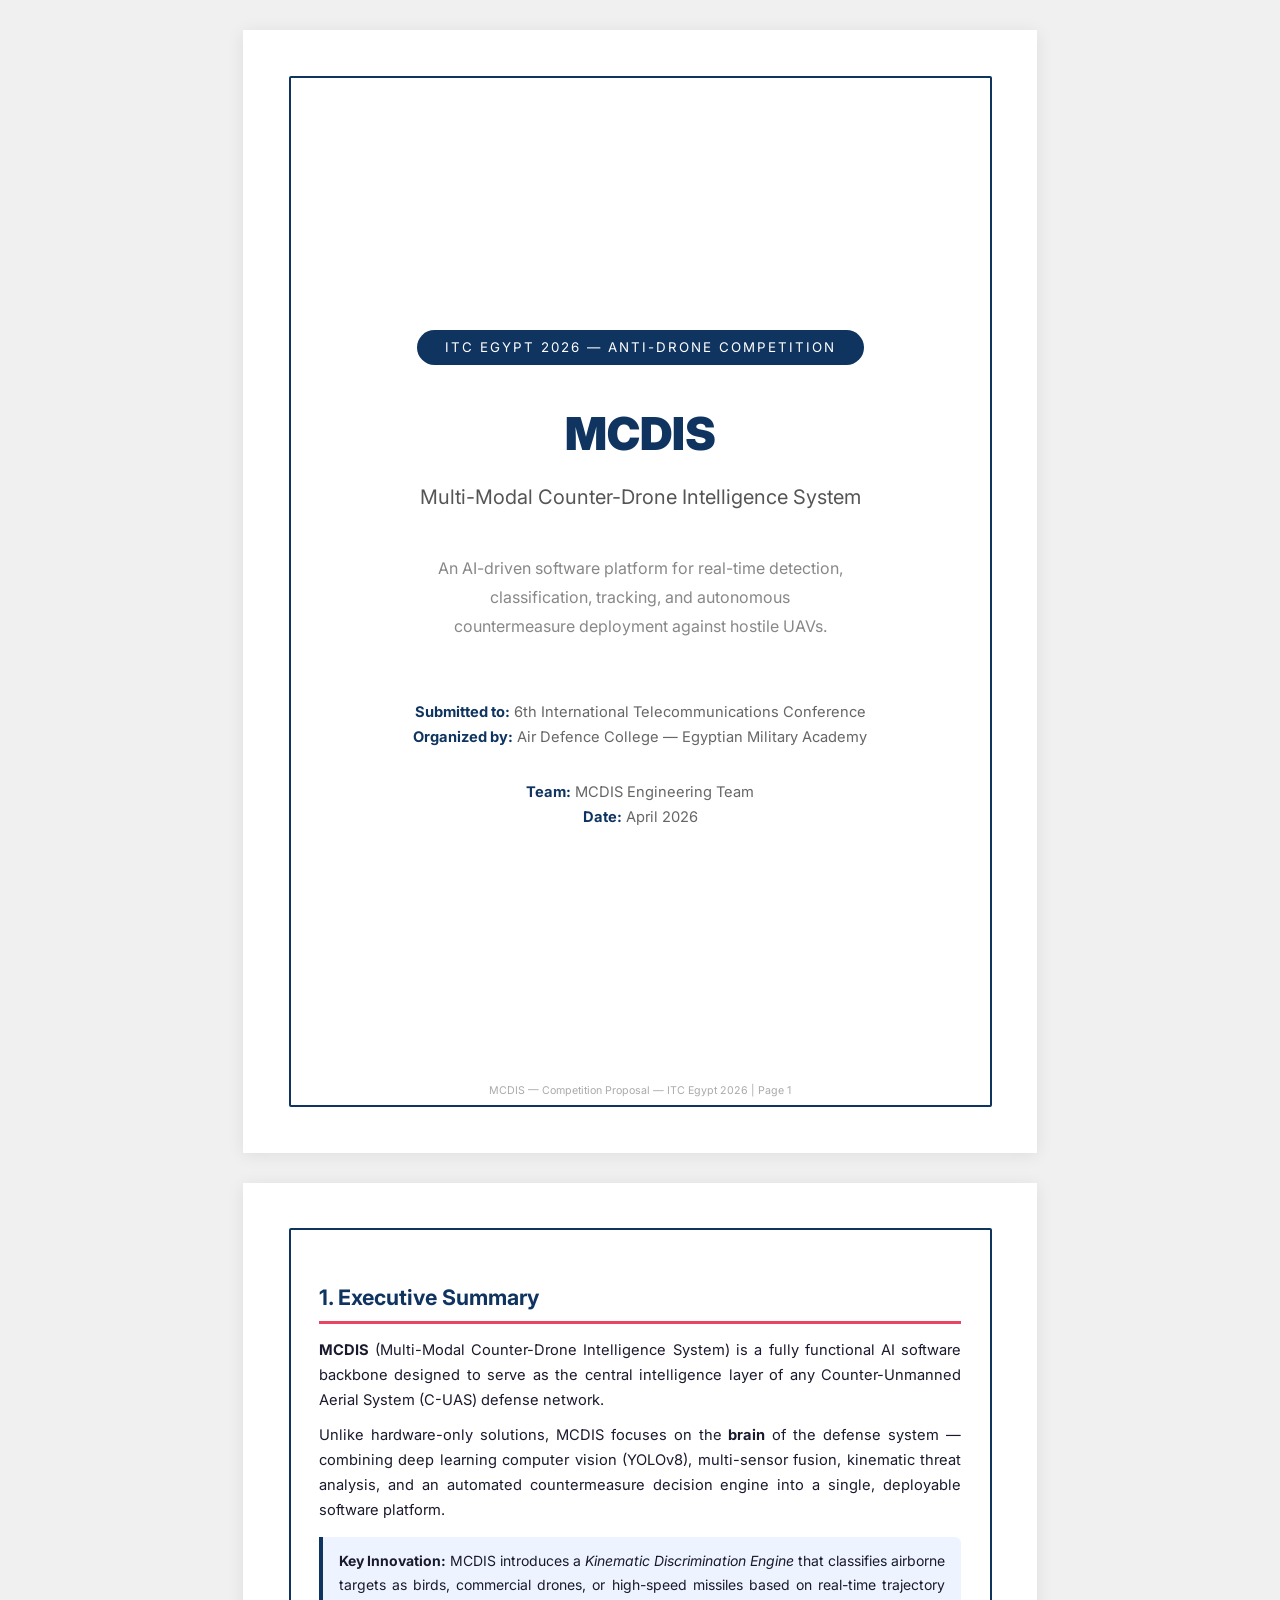
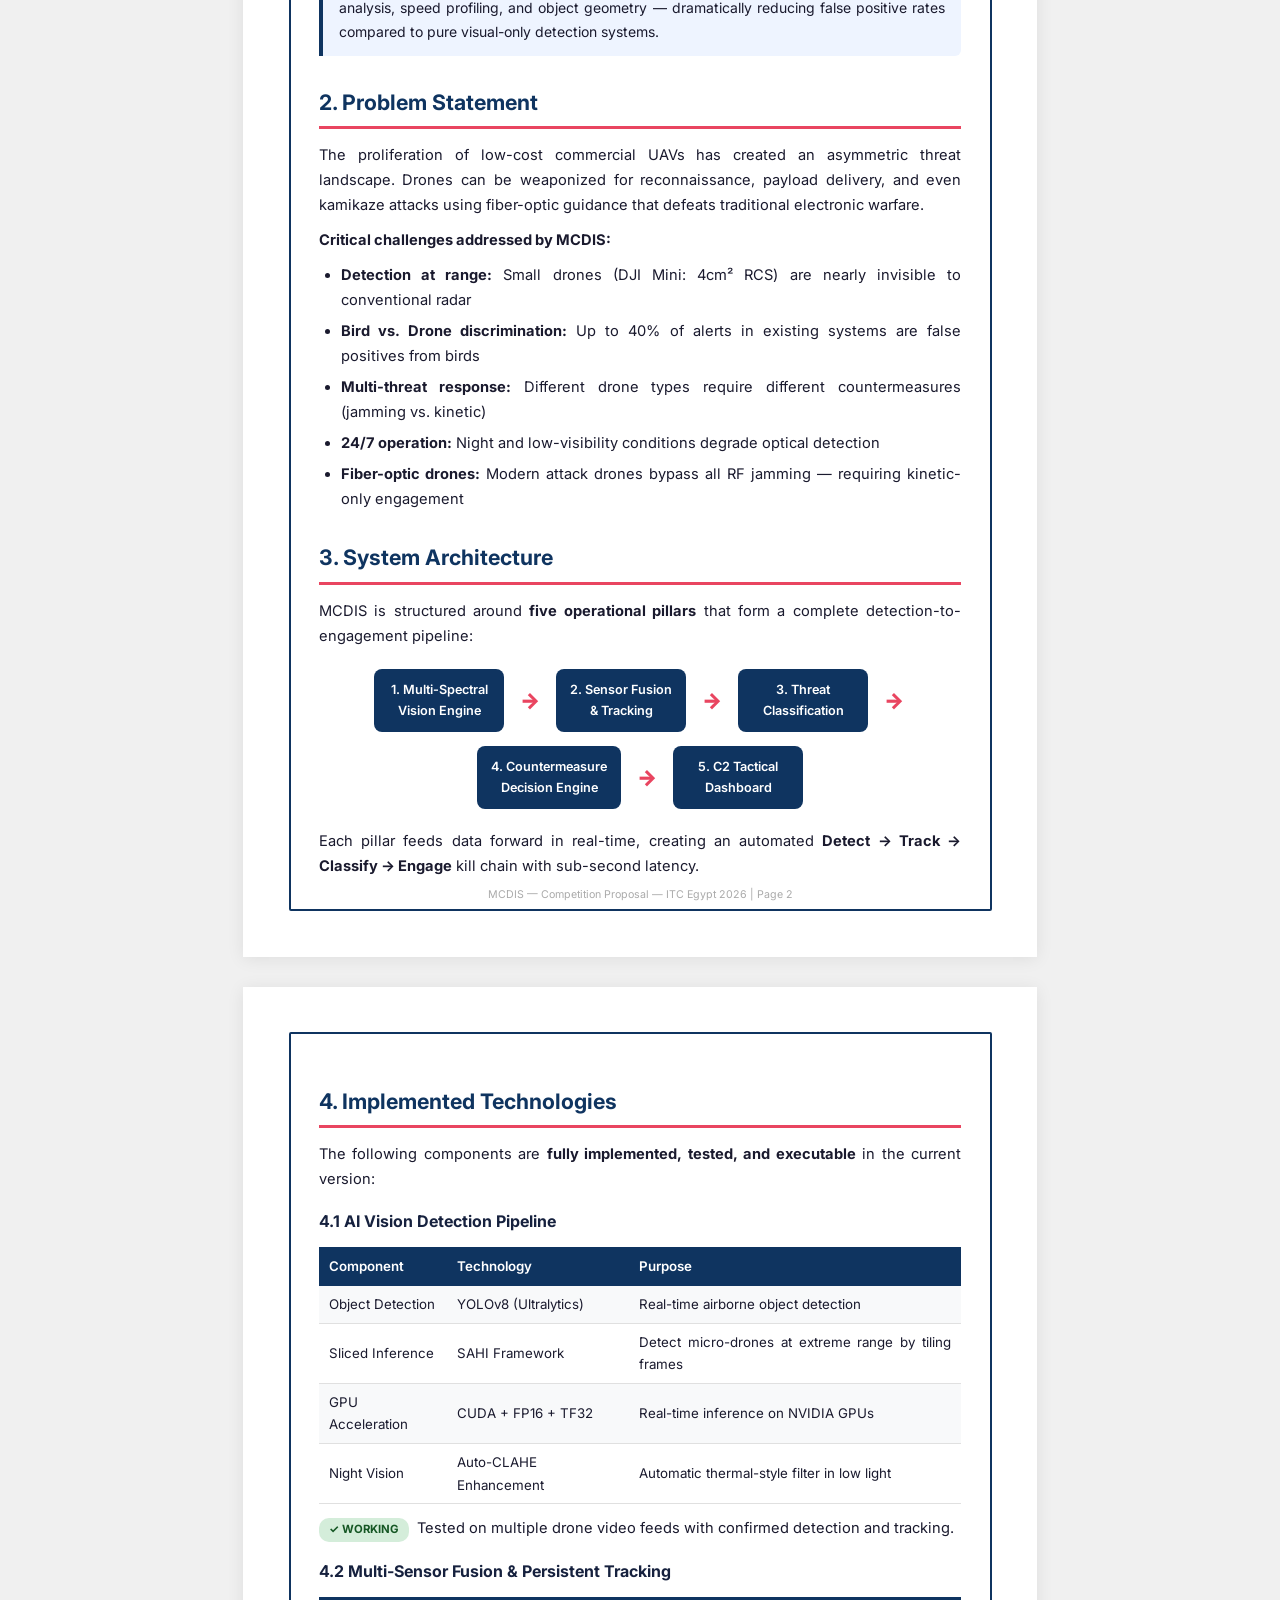
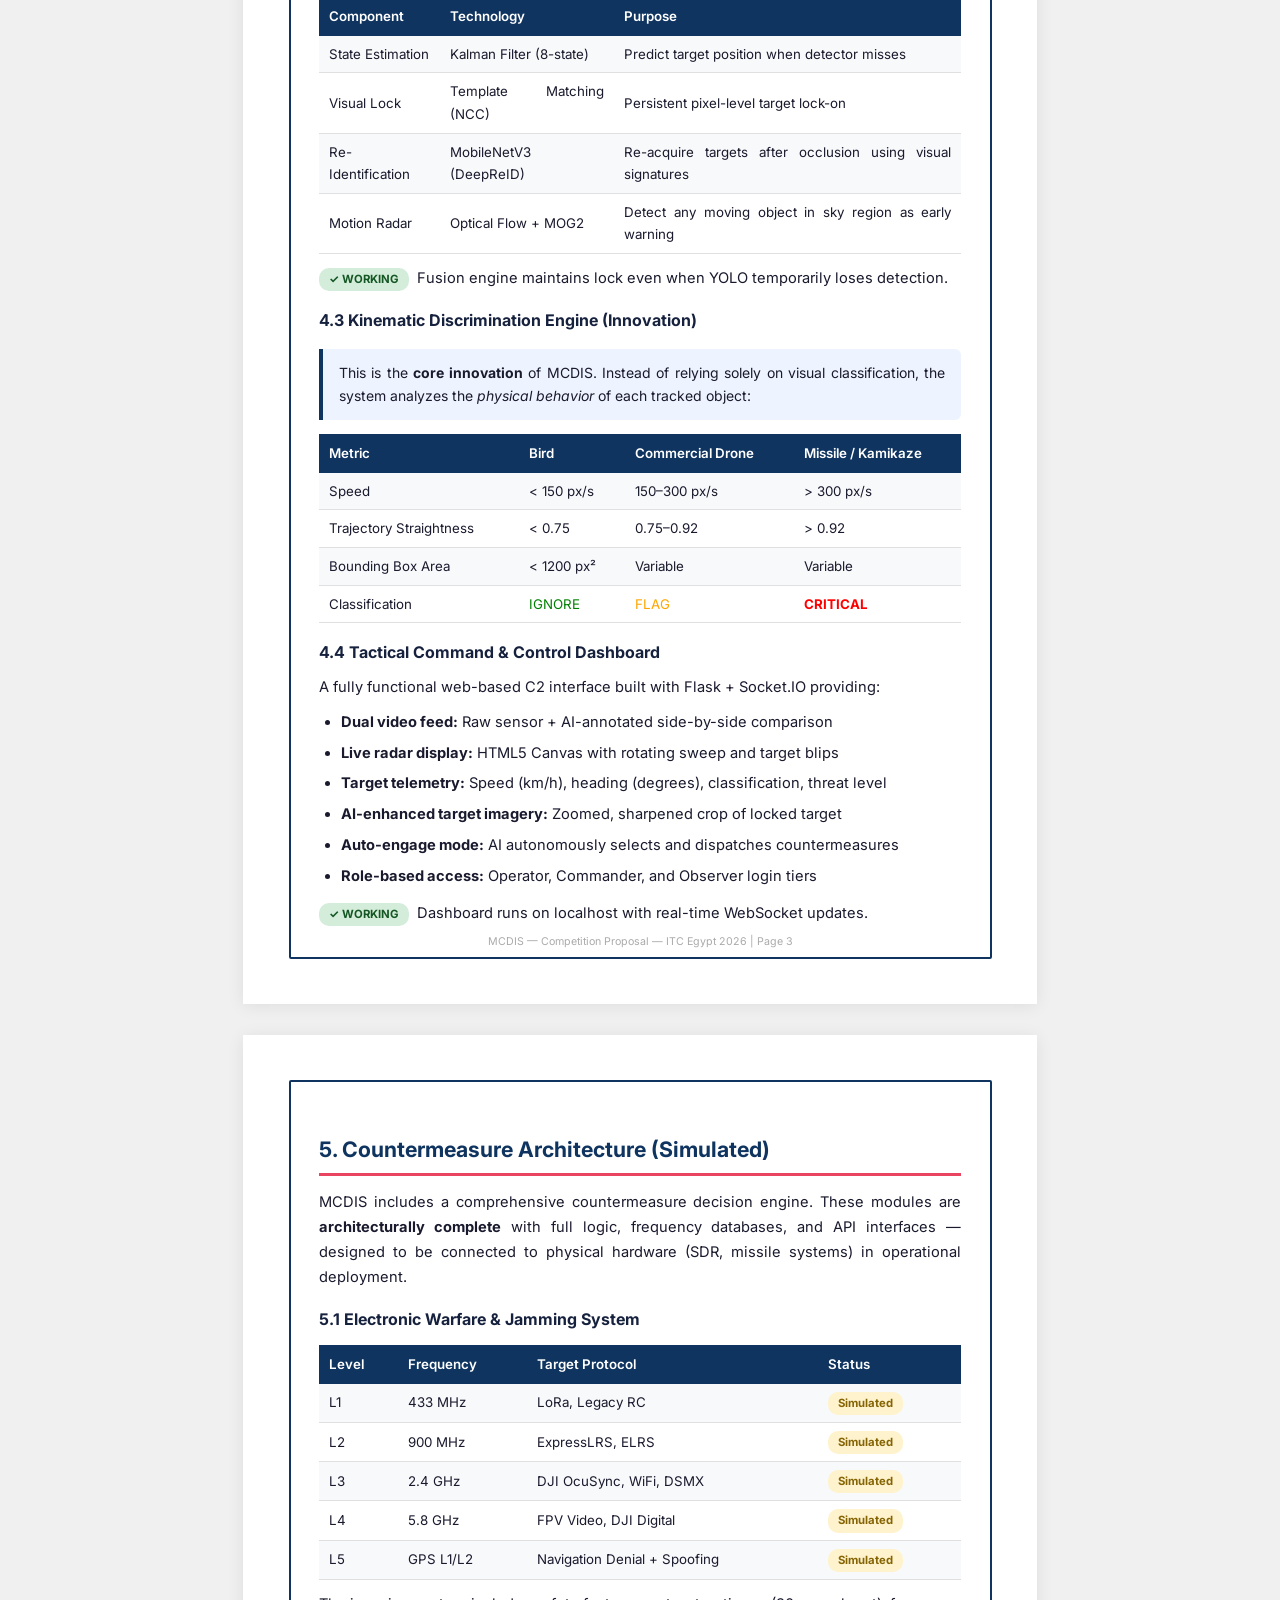
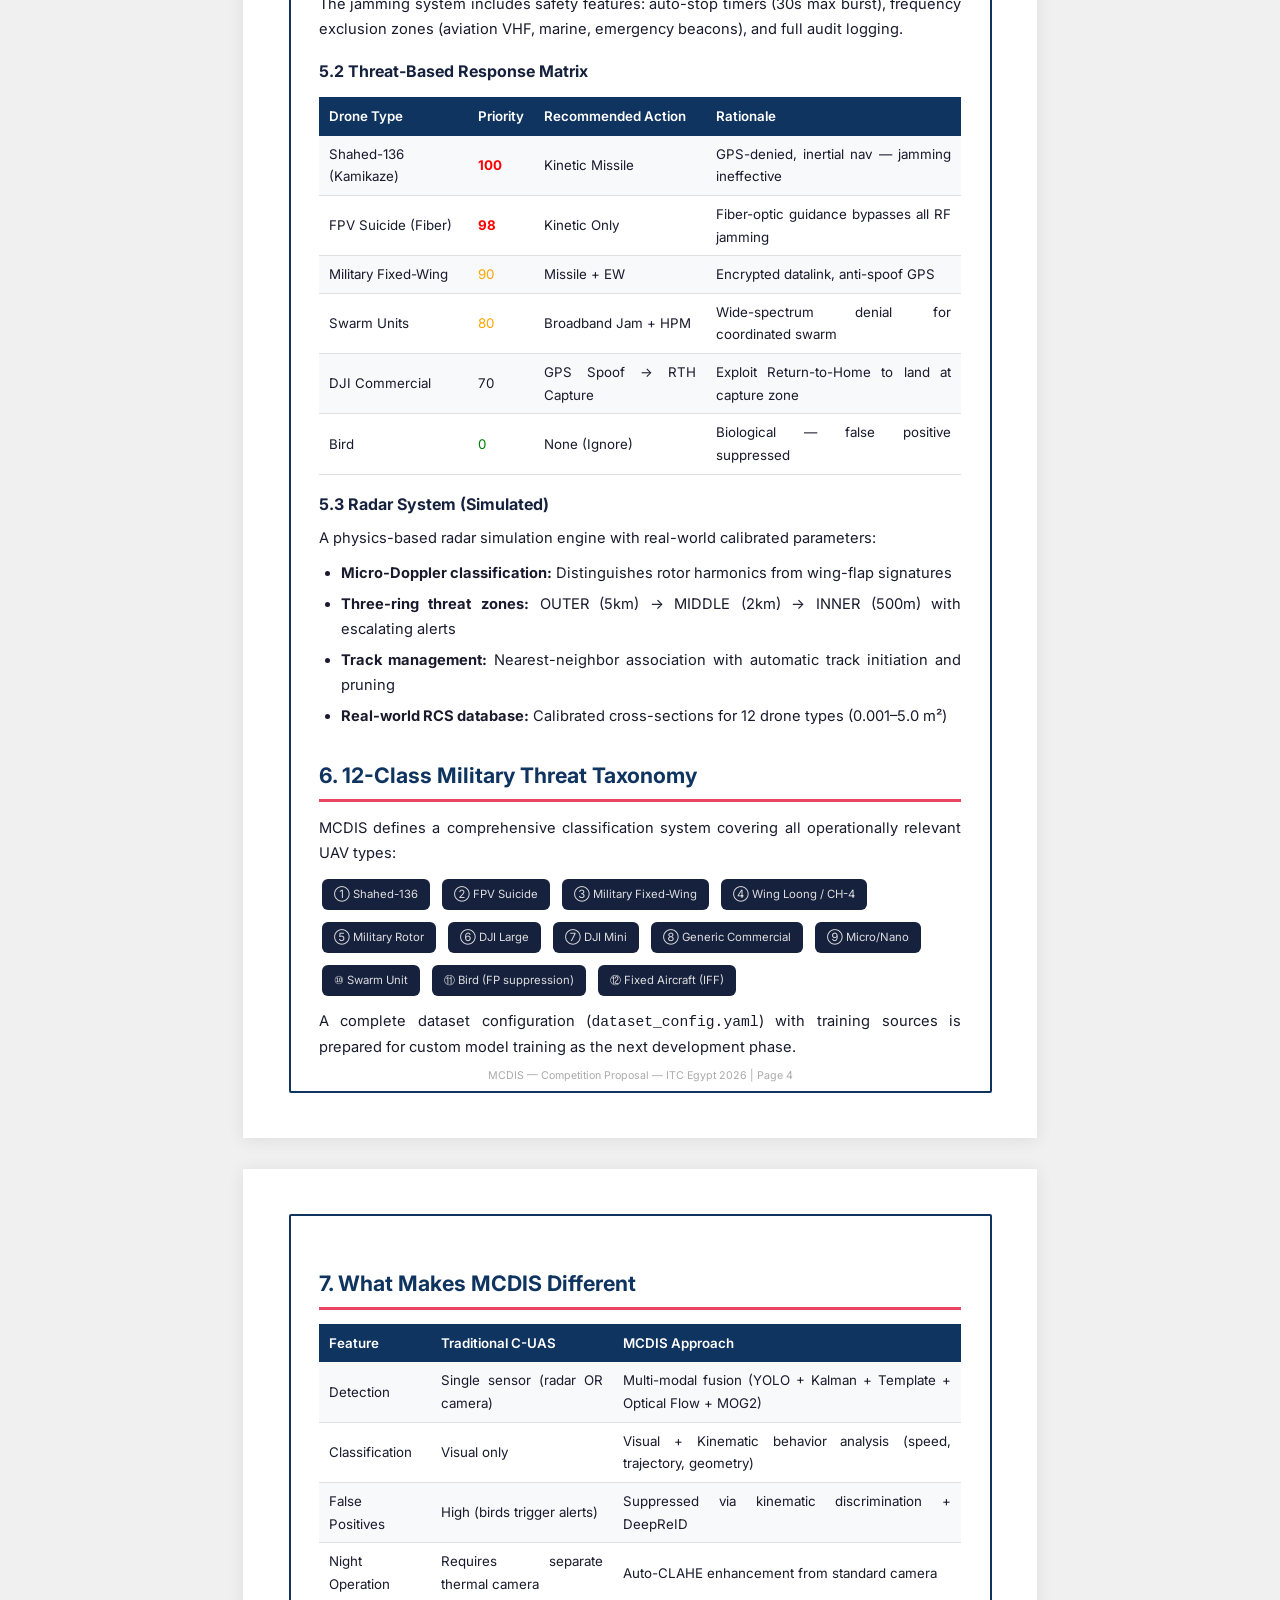
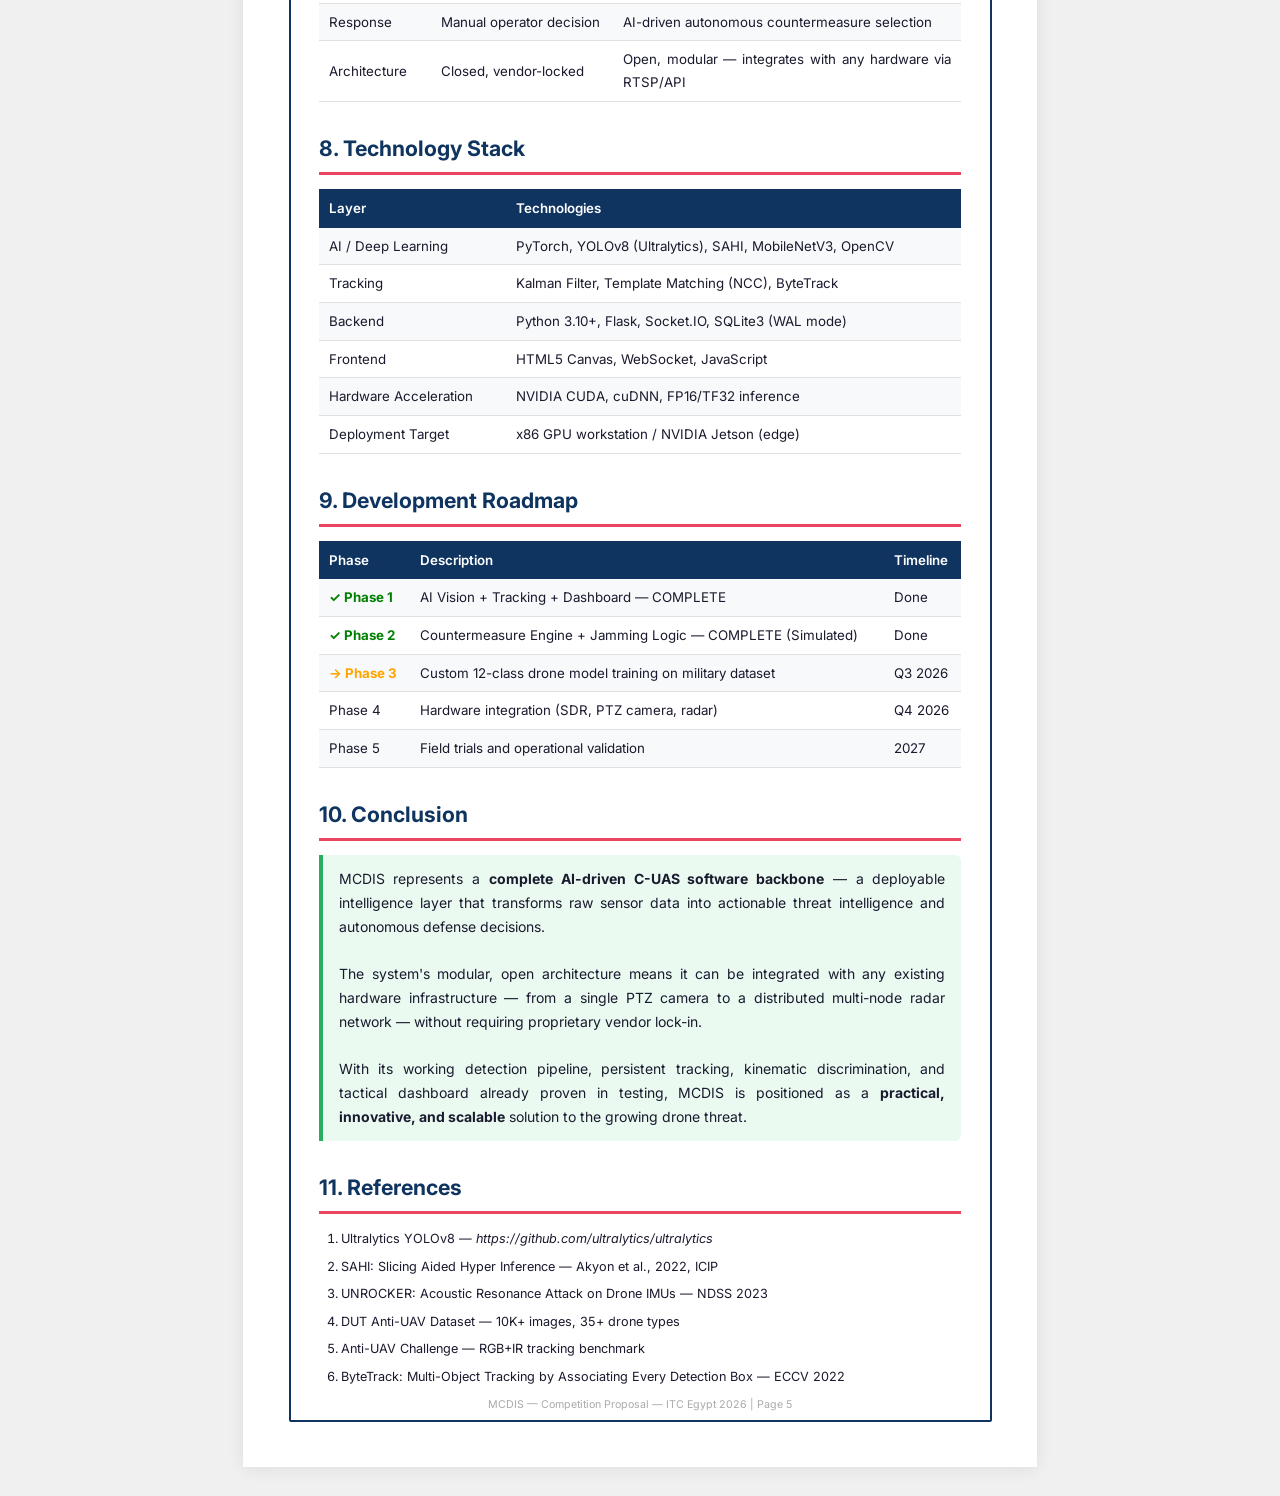
<file: docs/presentations/MCDIS_Competition_Proposal.html>
<!DOCTYPE html>
<html lang="en" dir="ltr">
<head>
    <meta charset="UTF-8">
    <title>MCDIS — Anti-Drone Competition Proposal | ITC Egypt 2026</title>
    <link href="https://fonts.googleapis.com/css2?family=Inter:wght@300;400;600;700;900&display=swap" rel="stylesheet">
    <style>
        @page { size: A4; margin: 0; }
        * { box-sizing: border-box; margin: 0; padding: 0; }
        body { font-family: 'Inter', sans-serif; background: #f0f0f0; color: #1a1a2e; line-height: 1.7; }

        .page {
            width: 210mm; min-height: 297mm; padding: 18mm 20mm;
            margin: 8mm auto; background: #fff; position: relative;
            page-break-after: always; box-shadow: 0 2px 16px rgba(0,0,0,.08);
        }
        .page::before {
            content: ""; position: absolute; top: 12mm; left: 12mm; right: 12mm; bottom: 12mm;
            border: 2.5px solid #0f3460; border-radius: 2px; pointer-events: none;
        }
        .content { position: relative; z-index: 1; }

        /* Cover */
        .cover { display: flex; flex-direction: column; justify-content: center; align-items: center; text-align: center; min-height: 255mm; }
        .cover .badge { background: #0f3460; color: #fff; padding: 6px 28px; border-radius: 20px; font-size: 10pt; letter-spacing: 2px; text-transform: uppercase; margin-bottom: 30px; }
        .cover h1 { font-size: 34pt; font-weight: 900; color: #0f3460; margin-bottom: 8px; }
        .cover h2 { font-size: 15pt; font-weight: 400; color: #555; margin-bottom: 40px; }
        .cover .subtitle { font-size: 12pt; color: #888; max-width: 420px; line-height: 1.8; }
        .cover .meta { margin-top: 60px; font-size: 11pt; color: #666; }
        .cover .meta strong { color: #0f3460; }

        /* Headings */
        h2.section { font-size: 16pt; color: #0f3460; border-bottom: 3px solid #e94560; padding-bottom: 6px; margin: 28px 0 14px; }
        h3.sub { font-size: 12pt; color: #16213e; margin: 16px 0 8px; font-weight: 700; }

        /* Body */
        .body { font-size: 11pt; text-align: justify; }
        .body p { margin-bottom: 10px; }
        .body ul, .body ol { padding-left: 22px; margin-bottom: 12px; }
        .body li { margin-bottom: 6px; }

        /* Tables */
        table { width: 100%; border-collapse: collapse; margin: 12px 0; font-size: 10pt; }
        th { background: #0f3460; color: #fff; padding: 8px 10px; text-align: left; font-weight: 600; }
        td { padding: 7px 10px; border-bottom: 1px solid #e0e0e0; }
        tr:nth-child(even) { background: #f8f9fa; }

        /* Highlight boxes */
        .highlight-box { background: #eef4ff; border-left: 4px solid #0f3460; padding: 12px 16px; margin: 14px 0; border-radius: 0 6px 6px 0; font-size: 10.5pt; }
        .warn-box { background: #fff8e1; border-left: 4px solid #e94560; padding: 12px 16px; margin: 14px 0; border-radius: 0 6px 6px 0; font-size: 10.5pt; }

        /* Tags */
        .tag { display: inline-block; padding: 2px 10px; border-radius: 10px; font-size: 8.5pt; font-weight: 700; margin-right: 4px; }
        .tag-green { background: #d4edda; color: #155724; }
        .tag-yellow { background: #fff3cd; color: #856404; }
        .tag-blue { background: #cce5ff; color: #004085; }

        /* Footer */
        .page-footer { position: absolute; bottom: 14mm; left: 20mm; right: 20mm; text-align: center; font-size: 8pt; color: #aaa; }

        /* Architecture diagram */
        .arch-box { background: #0f3460; color: #fff; padding: 10px 14px; border-radius: 8px; text-align: center; font-size: 9.5pt; font-weight: 600; margin: 4px; display: inline-block; min-width: 130px; }
        .arch-arrow { color: #e94560; font-size: 16pt; font-weight: 900; margin: 0 6px; }
        .arch-row { display: flex; justify-content: center; align-items: center; flex-wrap: wrap; gap: 6px; margin: 10px 0; }
        .arch-sub { background: #16213e; color: #ddd; padding: 6px 12px; border-radius: 6px; font-size: 8.5pt; margin: 3px; display: inline-block; }

        @media print {
            body { background: none; }
            .page { margin: 0; box-shadow: none; }
        }
    </style>
</head>
<body>

<!-- ==================== PAGE 1: COVER ==================== -->
<div class="page">
    <div class="content cover">
        <div class="badge">ITC Egypt 2026 — Anti-Drone Competition</div>
        <h1>MCDIS</h1>
        <h2>Multi-Modal Counter-Drone Intelligence System</h2>
        <p class="subtitle">
            An AI-driven software platform for real-time detection, classification,
            tracking, and autonomous countermeasure deployment against hostile UAVs.
        </p>
        <div class="meta">
            <p><strong>Submitted to:</strong> 6th International Telecommunications Conference</p>
            <p><strong>Organized by:</strong> Air Defence College — Egyptian Military Academy</p>
            <p style="margin-top:30px;"><strong>Team:</strong> MCDIS Engineering Team</p>
            <p><strong>Date:</strong> April 2026</p>
        </div>
    </div>
    <div class="page-footer">MCDIS — Competition Proposal — ITC Egypt 2026 | Page 1</div>
</div>

<!-- ==================== PAGE 2: ABSTRACT + PROBLEM ==================== -->
<div class="page">
    <div class="content body">
        <h2 class="section">1. Executive Summary</h2>
        <p>
            <strong>MCDIS</strong> (Multi-Modal Counter-Drone Intelligence System) is a fully functional AI software backbone
            designed to serve as the central intelligence layer of any Counter-Unmanned Aerial System (C-UAS) defense network.
        </p>
        <p>
            Unlike hardware-only solutions, MCDIS focuses on the <strong>brain</strong> of the defense system — combining
            deep learning computer vision (YOLOv8), multi-sensor fusion, kinematic threat analysis, and an automated
            countermeasure decision engine into a single, deployable software platform.
        </p>
        <div class="highlight-box">
            <strong>Key Innovation:</strong> MCDIS introduces a <em>Kinematic Discrimination Engine</em> that classifies
            airborne targets as birds, commercial drones, or high-speed missiles based on real-time trajectory analysis,
            speed profiling, and object geometry — dramatically reducing false positive rates compared to pure
            visual-only detection systems.
        </div>

        <h2 class="section">2. Problem Statement</h2>
        <p>
            The proliferation of low-cost commercial UAVs has created an asymmetric threat landscape. Drones can be
            weaponized for reconnaissance, payload delivery, and even kamikaze attacks using fiber-optic guidance
            that defeats traditional electronic warfare.
        </p>
        <p><strong>Critical challenges addressed by MCDIS:</strong></p>
        <ul>
            <li><strong>Detection at range:</strong> Small drones (DJI Mini: 4cm² RCS) are nearly invisible to conventional radar</li>
            <li><strong>Bird vs. Drone discrimination:</strong> Up to 40% of alerts in existing systems are false positives from birds</li>
            <li><strong>Multi-threat response:</strong> Different drone types require different countermeasures (jamming vs. kinetic)</li>
            <li><strong>24/7 operation:</strong> Night and low-visibility conditions degrade optical detection</li>
            <li><strong>Fiber-optic drones:</strong> Modern attack drones bypass all RF jamming — requiring kinetic-only engagement</li>
        </ul>

        <h2 class="section">3. System Architecture</h2>
        <p>MCDIS is structured around <strong>five operational pillars</strong> that form a complete detection-to-engagement pipeline:</p>

        <div style="text-align:center; margin: 16px 0;">
            <div class="arch-row">
                <div class="arch-box">1. Multi-Spectral<br>Vision Engine</div>
                <span class="arch-arrow">→</span>
                <div class="arch-box">2. Sensor Fusion<br>& Tracking</div>
                <span class="arch-arrow">→</span>
                <div class="arch-box">3. Threat<br>Classification</div>
                <span class="arch-arrow">→</span>
                <div class="arch-box">4. Countermeasure<br>Decision Engine</div>
                <span class="arch-arrow">→</span>
                <div class="arch-box">5. C2 Tactical<br>Dashboard</div>
            </div>
        </div>

        <p>Each pillar feeds data forward in real-time, creating an automated <strong>Detect → Track → Classify → Engage</strong> kill chain with sub-second latency.</p>
    </div>
    <div class="page-footer">MCDIS — Competition Proposal — ITC Egypt 2026 | Page 2</div>
</div>

<!-- ==================== PAGE 3: IMPLEMENTED TECH ==================== -->
<div class="page">
    <div class="content body">
        <h2 class="section">4. Implemented Technologies</h2>
        <p>The following components are <strong>fully implemented, tested, and executable</strong> in the current version:</p>

        <h3 class="sub">4.1 AI Vision Detection Pipeline</h3>
        <table>
            <tr><th>Component</th><th>Technology</th><th>Purpose</th></tr>
            <tr><td>Object Detection</td><td>YOLOv8 (Ultralytics)</td><td>Real-time airborne object detection</td></tr>
            <tr><td>Sliced Inference</td><td>SAHI Framework</td><td>Detect micro-drones at extreme range by tiling frames</td></tr>
            <tr><td>GPU Acceleration</td><td>CUDA + FP16 + TF32</td><td>Real-time inference on NVIDIA GPUs</td></tr>
            <tr><td>Night Vision</td><td>Auto-CLAHE Enhancement</td><td>Automatic thermal-style filter in low light</td></tr>
        </table>
        <p><span class="tag tag-green">✓ WORKING</span> Tested on multiple drone video feeds with confirmed detection and tracking.</p>

        <h3 class="sub">4.2 Multi-Sensor Fusion & Persistent Tracking</h3>
        <table>
            <tr><th>Component</th><th>Technology</th><th>Purpose</th></tr>
            <tr><td>State Estimation</td><td>Kalman Filter (8-state)</td><td>Predict target position when detector misses</td></tr>
            <tr><td>Visual Lock</td><td>Template Matching (NCC)</td><td>Persistent pixel-level target lock-on</td></tr>
            <tr><td>Re-Identification</td><td>MobileNetV3 (DeepReID)</td><td>Re-acquire targets after occlusion using visual signatures</td></tr>
            <tr><td>Motion Radar</td><td>Optical Flow + MOG2</td><td>Detect any moving object in sky region as early warning</td></tr>
        </table>
        <p><span class="tag tag-green">✓ WORKING</span> Fusion engine maintains lock even when YOLO temporarily loses detection.</p>

        <h3 class="sub">4.3 Kinematic Discrimination Engine (Innovation)</h3>
        <div class="highlight-box">
            This is the <strong>core innovation</strong> of MCDIS. Instead of relying solely on visual classification,
            the system analyzes the <em>physical behavior</em> of each tracked object:
        </div>
        <table>
            <tr><th>Metric</th><th>Bird</th><th>Commercial Drone</th><th>Missile / Kamikaze</th></tr>
            <tr><td>Speed</td><td>&lt; 150 px/s</td><td>150–300 px/s</td><td>&gt; 300 px/s</td></tr>
            <tr><td>Trajectory Straightness</td><td>&lt; 0.75</td><td>0.75–0.92</td><td>&gt; 0.92</td></tr>
            <tr><td>Bounding Box Area</td><td>&lt; 1200 px²</td><td>Variable</td><td>Variable</td></tr>
            <tr><td>Classification</td><td style="color:green">IGNORE</td><td style="color:orange">FLAG</td><td style="color:red;font-weight:700">CRITICAL</td></tr>
        </table>

        <h3 class="sub">4.4 Tactical Command & Control Dashboard</h3>
        <p>A fully functional web-based C2 interface built with Flask + Socket.IO providing:</p>
        <ul>
            <li><strong>Dual video feed:</strong> Raw sensor + AI-annotated side-by-side comparison</li>
            <li><strong>Live radar display:</strong> HTML5 Canvas with rotating sweep and target blips</li>
            <li><strong>Target telemetry:</strong> Speed (km/h), heading (degrees), classification, threat level</li>
            <li><strong>AI-enhanced target imagery:</strong> Zoomed, sharpened crop of locked target</li>
            <li><strong>Auto-engage mode:</strong> AI autonomously selects and dispatches countermeasures</li>
            <li><strong>Role-based access:</strong> Operator, Commander, and Observer login tiers</li>
        </ul>
        <p><span class="tag tag-green">✓ WORKING</span> Dashboard runs on localhost with real-time WebSocket updates.</p>
    </div>
    <div class="page-footer">MCDIS — Competition Proposal — ITC Egypt 2026 | Page 3</div>
</div>

<!-- ==================== PAGE 4: SIMULATED + COUNTERMEASURES ==================== -->
<div class="page">
    <div class="content body">
        <h2 class="section">5. Countermeasure Architecture (Simulated)</h2>
        <p>
            MCDIS includes a comprehensive countermeasure decision engine. These modules are
            <strong>architecturally complete</strong> with full logic, frequency databases, and API interfaces —
            designed to be connected to physical hardware (SDR, missile systems) in operational deployment.
        </p>

        <h3 class="sub">5.1 Electronic Warfare & Jamming System</h3>
        <table>
            <tr><th>Level</th><th>Frequency</th><th>Target Protocol</th><th>Status</th></tr>
            <tr><td>L1</td><td>433 MHz</td><td>LoRa, Legacy RC</td><td><span class="tag tag-yellow">Simulated</span></td></tr>
            <tr><td>L2</td><td>900 MHz</td><td>ExpressLRS, ELRS</td><td><span class="tag tag-yellow">Simulated</span></td></tr>
            <tr><td>L3</td><td>2.4 GHz</td><td>DJI OcuSync, WiFi, DSMX</td><td><span class="tag tag-yellow">Simulated</span></td></tr>
            <tr><td>L4</td><td>5.8 GHz</td><td>FPV Video, DJI Digital</td><td><span class="tag tag-yellow">Simulated</span></td></tr>
            <tr><td>L5</td><td>GPS L1/L2</td><td>Navigation Denial + Spoofing</td><td><span class="tag tag-yellow">Simulated</span></td></tr>
        </table>
        <p>The jamming system includes safety features: auto-stop timers (30s max burst), frequency exclusion zones (aviation VHF, marine, emergency beacons), and full audit logging.</p>

        <h3 class="sub">5.2 Threat-Based Response Matrix</h3>
        <table>
            <tr><th>Drone Type</th><th>Priority</th><th>Recommended Action</th><th>Rationale</th></tr>
            <tr><td>Shahed-136 (Kamikaze)</td><td style="color:red;font-weight:700">100</td><td>Kinetic Missile</td><td>GPS-denied, inertial nav — jamming ineffective</td></tr>
            <tr><td>FPV Suicide (Fiber)</td><td style="color:red;font-weight:700">98</td><td>Kinetic Only</td><td>Fiber-optic guidance bypasses all RF jamming</td></tr>
            <tr><td>Military Fixed-Wing</td><td style="color:orange">90</td><td>Missile + EW</td><td>Encrypted datalink, anti-spoof GPS</td></tr>
            <tr><td>Swarm Units</td><td style="color:orange">80</td><td>Broadband Jam + HPM</td><td>Wide-spectrum denial for coordinated swarm</td></tr>
            <tr><td>DJI Commercial</td><td>70</td><td>GPS Spoof → RTH Capture</td><td>Exploit Return-to-Home to land at capture zone</td></tr>
            <tr><td>Bird</td><td style="color:green">0</td><td>None (Ignore)</td><td>Biological — false positive suppressed</td></tr>
        </table>

        <h3 class="sub">5.3 Radar System (Simulated)</h3>
        <p>A physics-based radar simulation engine with real-world calibrated parameters:</p>
        <ul>
            <li><strong>Micro-Doppler classification:</strong> Distinguishes rotor harmonics from wing-flap signatures</li>
            <li><strong>Three-ring threat zones:</strong> OUTER (5km) → MIDDLE (2km) → INNER (500m) with escalating alerts</li>
            <li><strong>Track management:</strong> Nearest-neighbor association with automatic track initiation and pruning</li>
            <li><strong>Real-world RCS database:</strong> Calibrated cross-sections for 12 drone types (0.001–5.0 m²)</li>
        </ul>

        <h2 class="section">6. 12-Class Military Threat Taxonomy</h2>
        <p>MCDIS defines a comprehensive classification system covering all operationally relevant UAV types:</p>
        <div style="display: flex; flex-wrap: wrap; gap: 6px; margin: 10px 0;">
            <div class="arch-sub">① Shahed-136</div>
            <div class="arch-sub">② FPV Suicide</div>
            <div class="arch-sub">③ Military Fixed-Wing</div>
            <div class="arch-sub">④ Wing Loong / CH-4</div>
            <div class="arch-sub">⑤ Military Rotor</div>
            <div class="arch-sub">⑥ DJI Large</div>
            <div class="arch-sub">⑦ DJI Mini</div>
            <div class="arch-sub">⑧ Generic Commercial</div>
            <div class="arch-sub">⑨ Micro/Nano</div>
            <div class="arch-sub">⑩ Swarm Unit</div>
            <div class="arch-sub">⑪ Bird (FP suppression)</div>
            <div class="arch-sub">⑫ Fixed Aircraft (IFF)</div>
        </div>
        <p>A complete dataset configuration (<code>dataset_config.yaml</code>) with training sources is prepared for custom model training as the next development phase.</p>
    </div>
    <div class="page-footer">MCDIS — Competition Proposal — ITC Egypt 2026 | Page 4</div>
</div>

<!-- ==================== PAGE 5: INNOVATION + FUTURE + CONCLUSION ==================== -->
<div class="page">
    <div class="content body">
        <h2 class="section">7. What Makes MCDIS Different</h2>
        <table>
            <tr><th>Feature</th><th>Traditional C-UAS</th><th>MCDIS Approach</th></tr>
            <tr><td>Detection</td><td>Single sensor (radar OR camera)</td><td>Multi-modal fusion (YOLO + Kalman + Template + Optical Flow + MOG2)</td></tr>
            <tr><td>Classification</td><td>Visual only</td><td>Visual + Kinematic behavior analysis (speed, trajectory, geometry)</td></tr>
            <tr><td>False Positives</td><td>High (birds trigger alerts)</td><td>Suppressed via kinematic discrimination + DeepReID</td></tr>
            <tr><td>Night Operation</td><td>Requires separate thermal camera</td><td>Auto-CLAHE enhancement from standard camera</td></tr>
            <tr><td>Response</td><td>Manual operator decision</td><td>AI-driven autonomous countermeasure selection</td></tr>
            <tr><td>Architecture</td><td>Closed, vendor-locked</td><td>Open, modular — integrates with any hardware via RTSP/API</td></tr>
        </table>

        <h2 class="section">8. Technology Stack</h2>
        <table>
            <tr><th>Layer</th><th>Technologies</th></tr>
            <tr><td>AI / Deep Learning</td><td>PyTorch, YOLOv8 (Ultralytics), SAHI, MobileNetV3, OpenCV</td></tr>
            <tr><td>Tracking</td><td>Kalman Filter, Template Matching (NCC), ByteTrack</td></tr>
            <tr><td>Backend</td><td>Python 3.10+, Flask, Socket.IO, SQLite3 (WAL mode)</td></tr>
            <tr><td>Frontend</td><td>HTML5 Canvas, WebSocket, JavaScript</td></tr>
            <tr><td>Hardware Acceleration</td><td>NVIDIA CUDA, cuDNN, FP16/TF32 inference</td></tr>
            <tr><td>Deployment Target</td><td>x86 GPU workstation / NVIDIA Jetson (edge)</td></tr>
        </table>

        <h2 class="section">9. Development Roadmap</h2>
        <table>
            <tr><th>Phase</th><th>Description</th><th>Timeline</th></tr>
            <tr><td style="color:green;font-weight:700">✓ Phase 1</td><td>AI Vision + Tracking + Dashboard — COMPLETE</td><td>Done</td></tr>
            <tr><td style="color:green;font-weight:700">✓ Phase 2</td><td>Countermeasure Engine + Jamming Logic — COMPLETE (Simulated)</td><td>Done</td></tr>
            <tr><td style="color:orange;font-weight:700">→ Phase 3</td><td>Custom 12-class drone model training on military dataset</td><td>Q3 2026</td></tr>
            <tr><td>Phase 4</td><td>Hardware integration (SDR, PTZ camera, radar)</td><td>Q4 2026</td></tr>
            <tr><td>Phase 5</td><td>Field trials and operational validation</td><td>2027</td></tr>
        </table>

        <h2 class="section">10. Conclusion</h2>
        <div class="highlight-box" style="border-left-color: #27ae60; background: #eafaf1;">
            MCDIS represents a <strong>complete AI-driven C-UAS software backbone</strong> — a deployable intelligence
            layer that transforms raw sensor data into actionable threat intelligence and autonomous defense decisions.
            <br><br>
            The system's modular, open architecture means it can be integrated with any existing hardware infrastructure —
            from a single PTZ camera to a distributed multi-node radar network — without requiring proprietary
            vendor lock-in.
            <br><br>
            With its working detection pipeline, persistent tracking, kinematic discrimination, and tactical
            dashboard already proven in testing, MCDIS is positioned as a <strong>practical, innovative, and
            scalable</strong> solution to the growing drone threat.
        </div>

        <h2 class="section">11. References</h2>
        <ol style="font-size: 9.5pt;">
            <li>Ultralytics YOLOv8 — <em>https://github.com/ultralytics/ultralytics</em></li>
            <li>SAHI: Slicing Aided Hyper Inference — Akyon et al., 2022, ICIP</li>
            <li>UNROCKER: Acoustic Resonance Attack on Drone IMUs — NDSS 2023</li>
            <li>DUT Anti-UAV Dataset — 10K+ images, 35+ drone types</li>
            <li>Anti-UAV Challenge — RGB+IR tracking benchmark</li>
            <li>ByteTrack: Multi-Object Tracking by Associating Every Detection Box — ECCV 2022</li>
        </ol>
    </div>
    <div class="page-footer">MCDIS — Competition Proposal — ITC Egypt 2026 | Page 5</div>
</div>

</body>
</html>
</file>
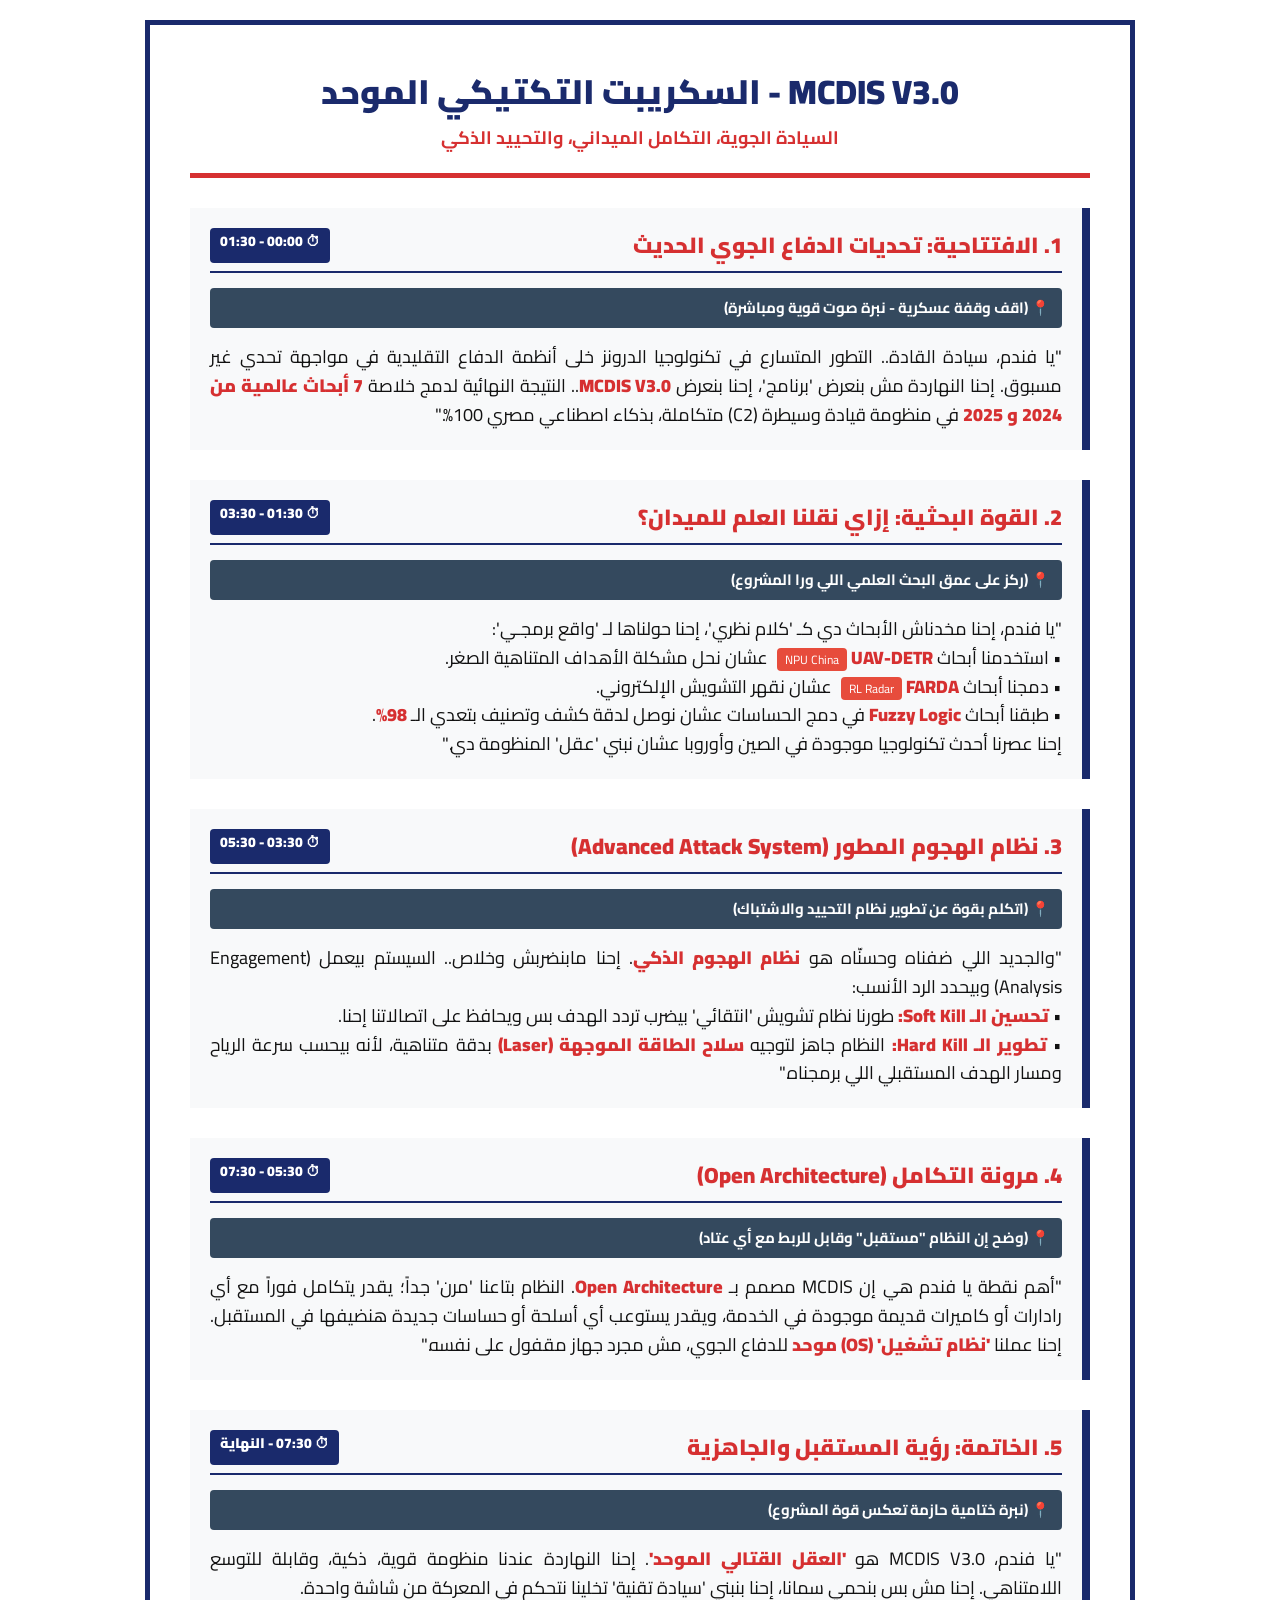
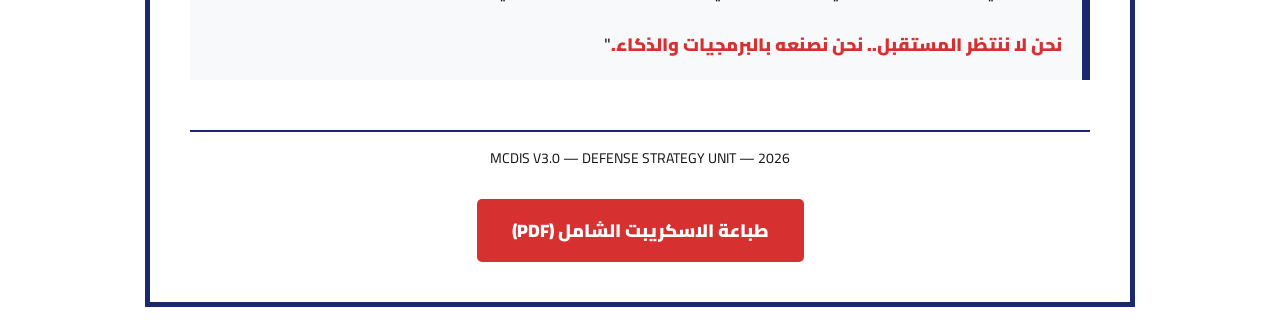
<file: docs/presentations/MCDIS_Final_Script_Printable.html>
<!DOCTYPE html>
<html lang="ar" dir="rtl">
<head>
    <meta charset="UTF-8">
    <title>MCDIS V3.0 - The Comprehensive Tactical Script</title>
    <style>
        @import url('https://fonts.googleapis.com/css2?family=Cairo:wght@400;700;900&display=swap');
        
        body {
            font-family: 'Cairo', sans-serif;
            line-height: 1.6;
            color: #111;
            max-width: 900px;
            margin: 20px auto;
            padding: 40px;
            background-color: #fff;
            border: 5px solid #1a2a6c;
        }

        .header {
            text-align: center;
            border-bottom: 5px solid #d63031;
            padding-bottom: 20px;
            margin-bottom: 30px;
        }

        .header h1 {
            color: #1a2a6c;
            margin: 0;
            font-size: 34px;
            font-weight: 900;
        }

        .header p {
            font-weight: bold;
            color: #d63031;
            margin: 5px 0 0 0;
            font-size: 18px;
        }

        .section {
            margin-bottom: 30px;
            padding: 20px;
            background: #f8f9fa;
            border-right: 8px solid #1a2a6c;
        }

        .section-title {
            color: #d63031;
            font-size: 22px;
            font-weight: 900;
            margin-bottom: 15px;
            border-bottom: 2px solid #1a2a6c;
            padding-bottom: 8px;
            display: flex;
        }

        .timing {
            font-size: 14px;
            color: #fff;
            margin-right: auto;
            background: #1a2a6c;
            padding: 2px 10px;
            border-radius: 4px;
        }

        .action-note {
            font-weight: bold;
            color: #fff;
            background: #34495e;
            padding: 8px 12px;
            border-radius: 4px;
            font-size: 15px;
            margin-bottom: 15px;
            display: block;
        }

        .script-text {
            font-size: 18px;
            text-align: justify;
        }

        .highlight {
            font-weight: 900;
            color: #d63031;
        }

        .paper-tag {
            display: inline-block;
            background: #e74c3c;
            color: #fff;
            padding: 2px 8px;
            border-radius: 4px;
            font-size: 12px;
            margin-left: 5px;
        }

        .footer {
            margin-top: 50px;
            text-align: center;
            font-size: 14px;
            border-top: 2px solid #1a2a6c;
            padding-top: 15px;
        }

        @media print {
            .no-print { display: none; }
            .section { page-break-inside: avoid; }
        }
    </style>
</head>
<body>

    <div class="header">
        <h1>MCDIS V3.0 - السكريبت التكتيكي الموحد</h1>
        <p>السيادة الجوية، التكامل الميداني، والتحييد الذكي</p>
    </div>

    <div class="section">
        <div class="section-title">
            1. الافتتاحية: تحديات الدفاع الجوي الحديث
            <span class="timing">⏱ 00:00 - 01:30</span>
        </div>
        <span class="action-note">📍 (اقف وقفة عسكرية - نبرة صوت قوية ومباشرة)</span>
        <div class="script-text">
            "يا فندم، سيادة القادة.. التطور المتسارع في تكنولوجيا الدرونز خلى أنظمة الدفاع التقليدية في مواجهة تحدي غير مسبوق. إحنا النهاردة مش بنعرض 'برنامج'، إحنا بنعرض <span class="highlight">MCDIS V3.0</span>.. النتيجة النهائية لدمج خلاصة <span class="highlight">7 أبحاث عالمية من 2024 و 2025</span> في منظومة قيادة وسيطرة (C2) متكاملة، بذكاء اصطناعي مصري 100%."
        </div>
    </div>

    <div class="section">
        <div class="section-title">
            2. القوة البحثية: إزاي نقلنا العلم للميدان؟
            <span class="timing">⏱ 01:30 - 03:30</span>
        </div>
        <span class="action-note">📍 (ركز على عمق البحث العلمي اللي ورا المشروع)</span>
        <div class="script-text">
            "يا فندم، إحنا مخدناش الأبحاث دي كـ 'كلام نظري'، إحنا حولناها لـ 'واقع برمجـي':<br>
            • استخدمنا أبحاث <span class="highlight">UAV-DETR</span> <span class="paper-tag">NPU China</span> عشان نحل مشكلة الأهداف المتناهية الصغر.<br>
            • دمجنا أبحاث <span class="highlight">FARDA</span> <span class="paper-tag">RL Radar</span> عشان نقهر التشويش الإلكتروني.<br>
            • طبقنا أبحاث <span class="highlight">Fuzzy Logic</span> في دمج الحساسات عشان نوصل لدقة كشف وتصنيف بتعدي الـ <span class="highlight">98%</span>.<br>
            إحنا عصرنا أحدث تكنولوجيا موجودة في الصين وأوروبا عشان نبني 'عقل' المنظومة دي."
        </div>
    </div>

    <div class="section">
        <div class="section-title">
            3. نظام الهجوم المطور (Advanced Attack System)
            <span class="timing">⏱ 03:30 - 05:30</span>
        </div>
        <span class="action-note">📍 (اتكلم بقوة عن تطوير نظام التحييد والاشتباك)</span>
        <div class="script-text">
            "والجديد اللي ضفناه وحسنّاه هو <span class="highlight">نظام الهجوم الذكي</span>. إحنا مابنضربش وخلاص.. السيستم بيعمل (Engagement Analysis) وبيحدد الرد الأنسب:<br>
            • <span class="highlight">تحسين الـ Soft Kill:</span> طورنا نظام تشويش 'انتقائي' بيضرب تردد الهدف بس ويحافظ على اتصالاتنا إحنا.<br>
            • <span class="highlight">تطوير الـ Hard Kill:</span> النظام جاهز لتوجيه <span class="highlight">سلاح الطاقة الموجهة (Laser)</span> بدقة متناهية، لأنه بيحسب سرعة الرياح ومسار الهدف المستقبلي اللي برمجناه."
        </div>
    </div>

    <div class="section">
        <div class="section-title">
            4. مرونة التكامل (Open Architecture)
            <span class="timing">⏱ 05:30 - 07:30</span>
        </div>
        <span class="action-note">📍 (وضح إن النظام "مستقبل" وقابل للربط مع أي عتاد)</span>
        <div class="script-text">
            "أهم نقطة يا فندم هي إن MCDIS مصمم بـ <span class="highlight">Open Architecture</span>. النظام بتاعنا 'مرن' جداً؛ يقدر يتكامل فوراً مع أي رادارات أو كاميرات قديمة موجودة في الخدمة، ويقدر يستوعب أي أسلحة أو حساسات جديدة هنضيفها في المستقبل. إحنا عملنا <span class="highlight">'نظام تشغيل' (OS) موحد</span> للدفاع الجوي، مش مجرد جهاز مقفول على نفسه."
        </div>
    </div>

    <div class="section">
        <div class="section-title">
            5. الخاتمة: رؤية المستقبل والجاهزية
            <span class="timing">⏱ 07:30 - النهاية</span>
        </div>
        <span class="action-note">📍 (نبرة ختامية حازمة تعكس قوة المشروع)</span>
        <div class="script-text">
            "يا فندم، MCDIS V3.0 هو <span class="highlight">'العقل القتالي الموحد'</span>. إحنا النهاردة عندنا منظومة قوية، ذكية، وقابلة للتوسع اللامتناهي. إحنا مش بس بنحمي سمانا، إحنا بنبني 'سيادة تقنية' تخلينا نتحكم في المعركة من شاشة واحدة.<br><br>
            <span class="highlight">نحن لا ننتظر المستقبل.. نحن نصنعه بالبرمجيات والذكاء.</span>"
        </div>
    </div>

    <div class="footer">
        MCDIS V3.0 — DEFENSE STRATEGY UNIT — 2026
    </div>

    <div class="no-print" style="text-align: center; margin-top: 30px;">
        <button onclick="window.print()" style="padding: 15px 35px; cursor: pointer; background: #d63031; color: #fff; border: none; border-radius: 5px; font-family: 'Cairo', sans-serif; font-weight: 900; font-size: 18px;">
            طباعة الاسكريبت الشامل (PDF)
        </button>
    </div>

</body>
</html>
</file>
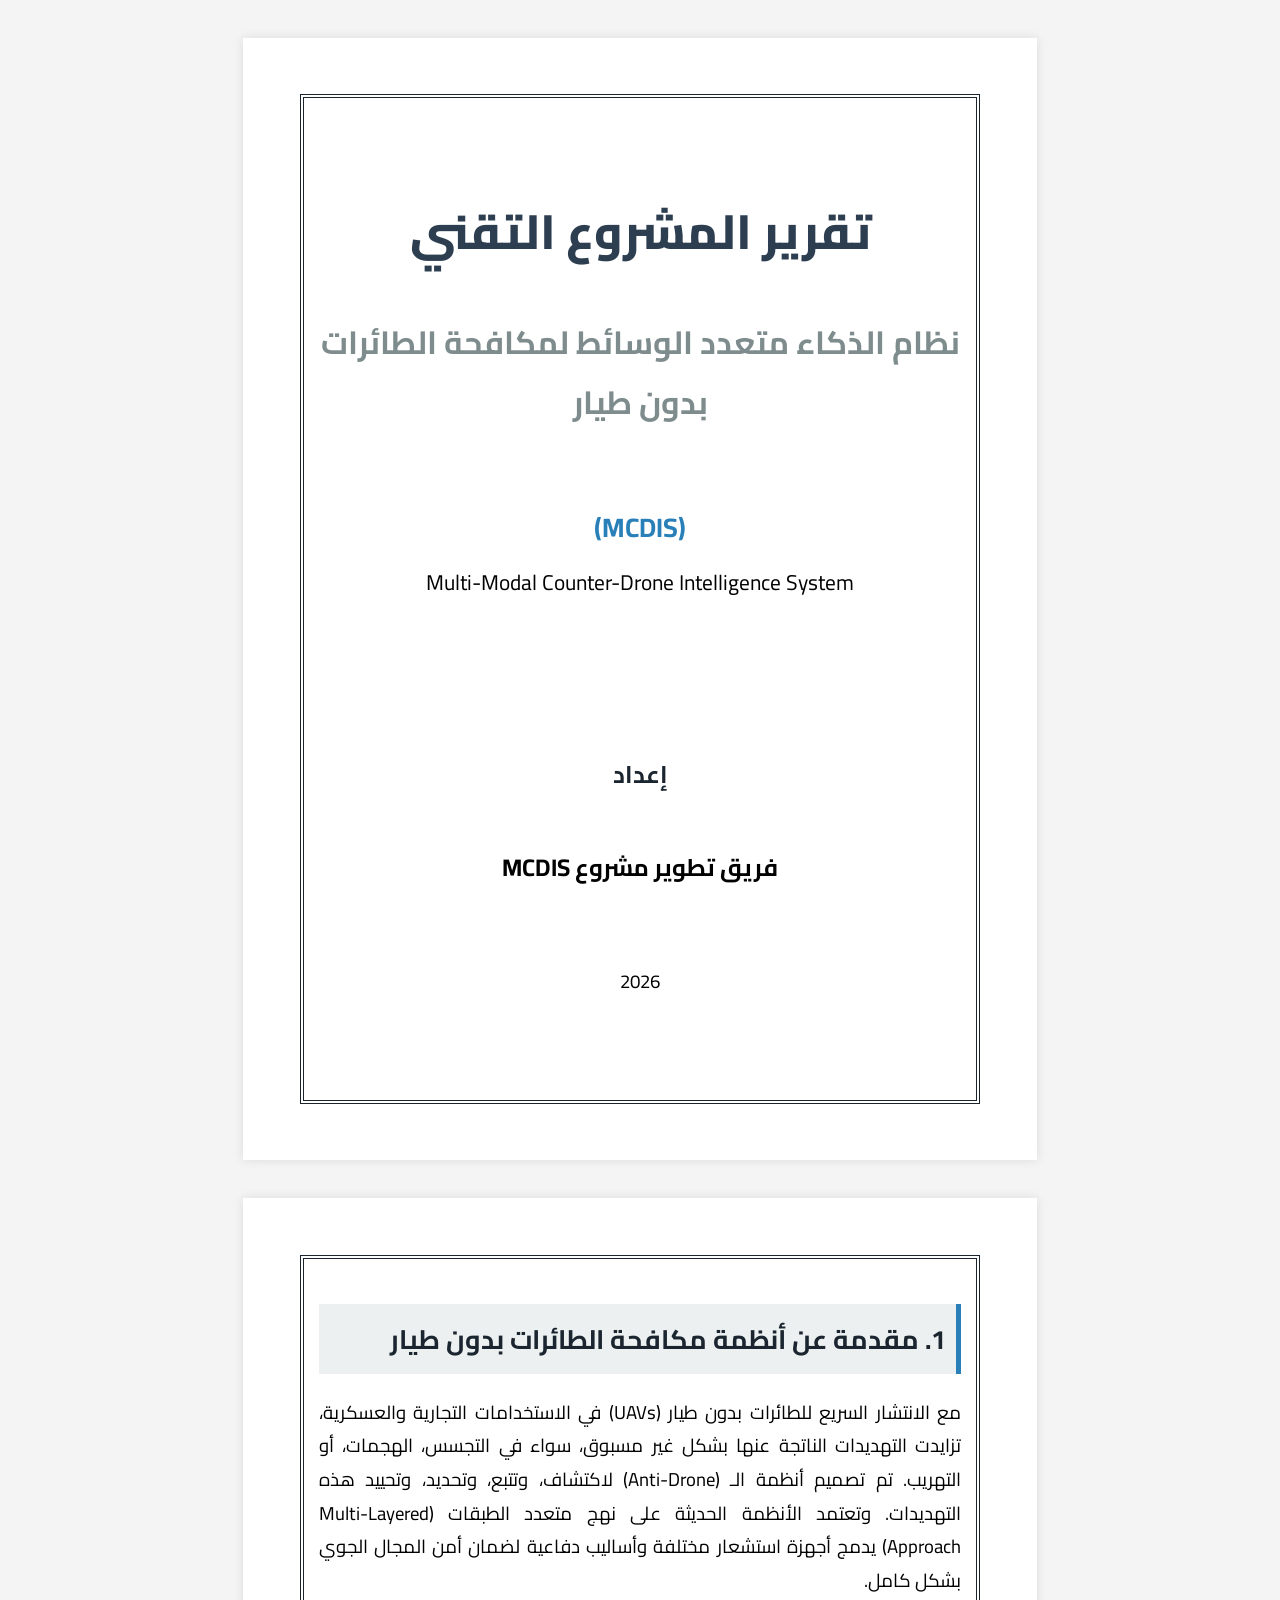
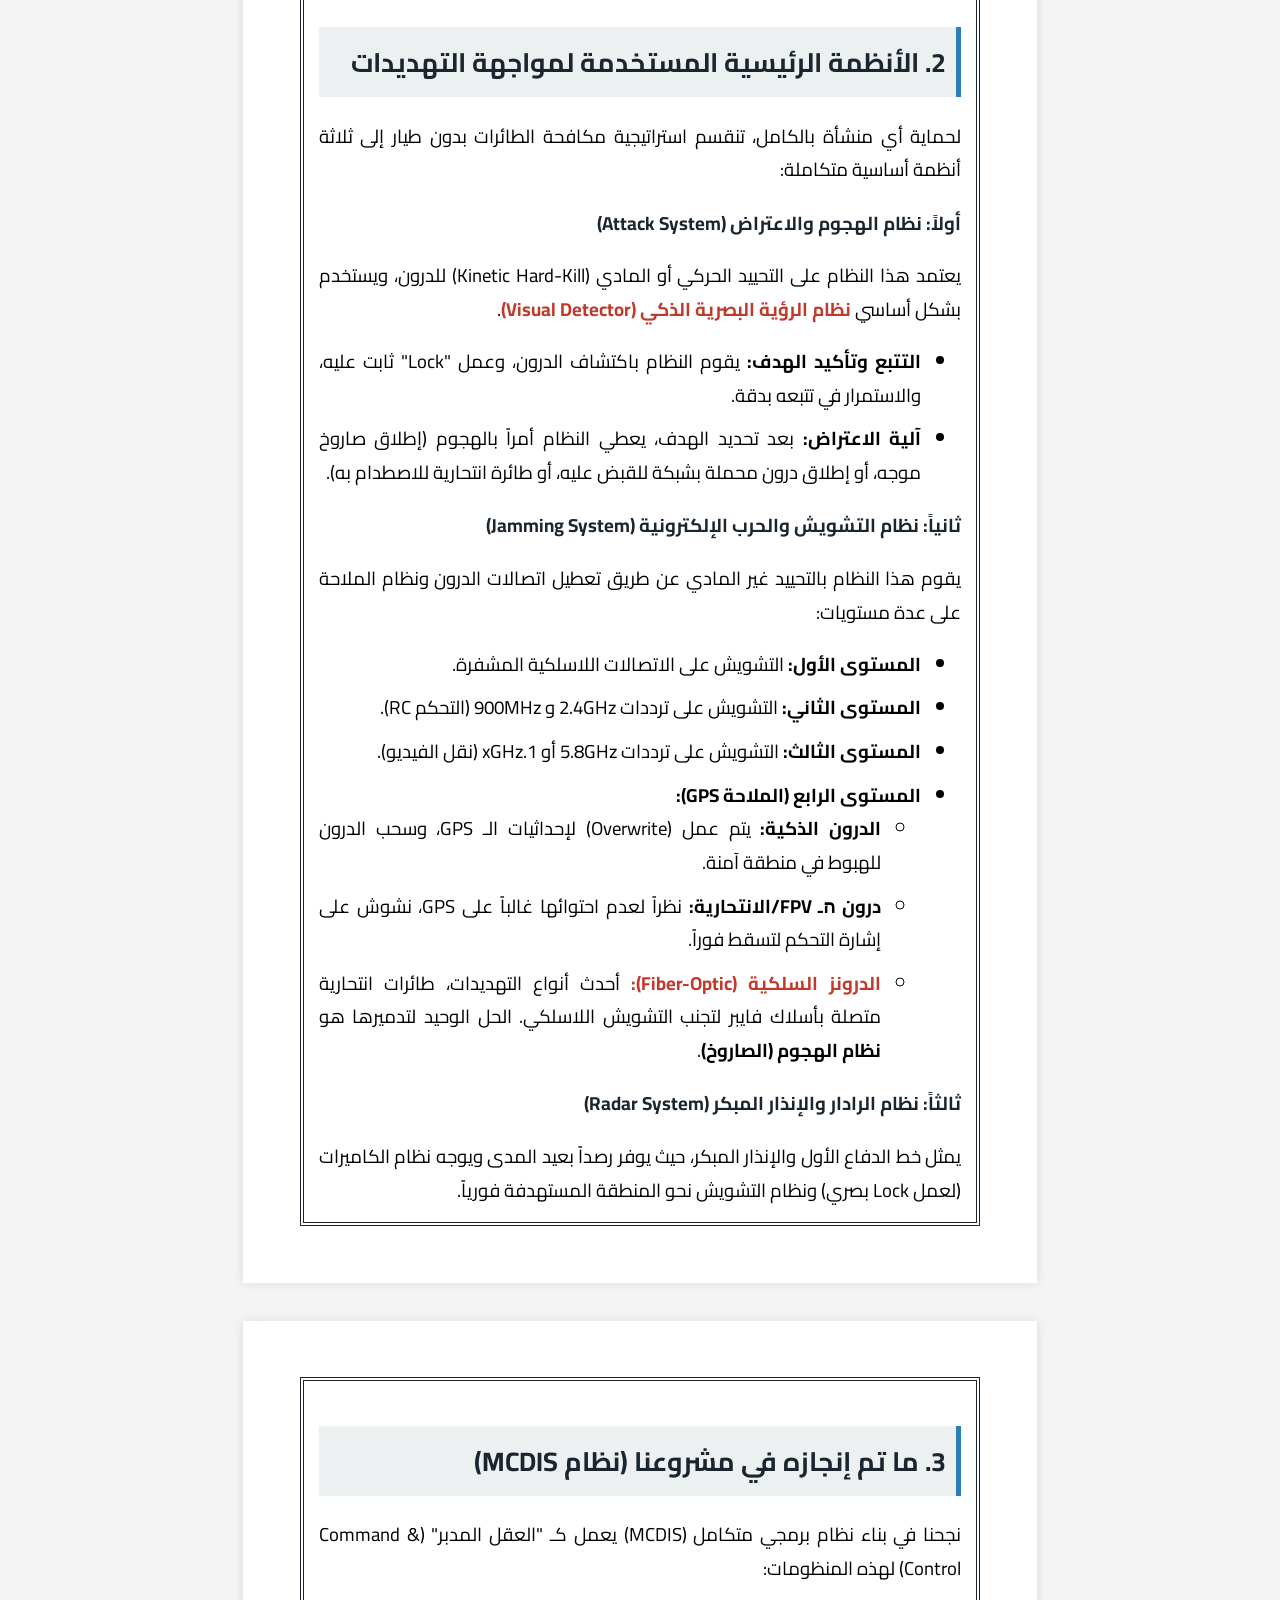
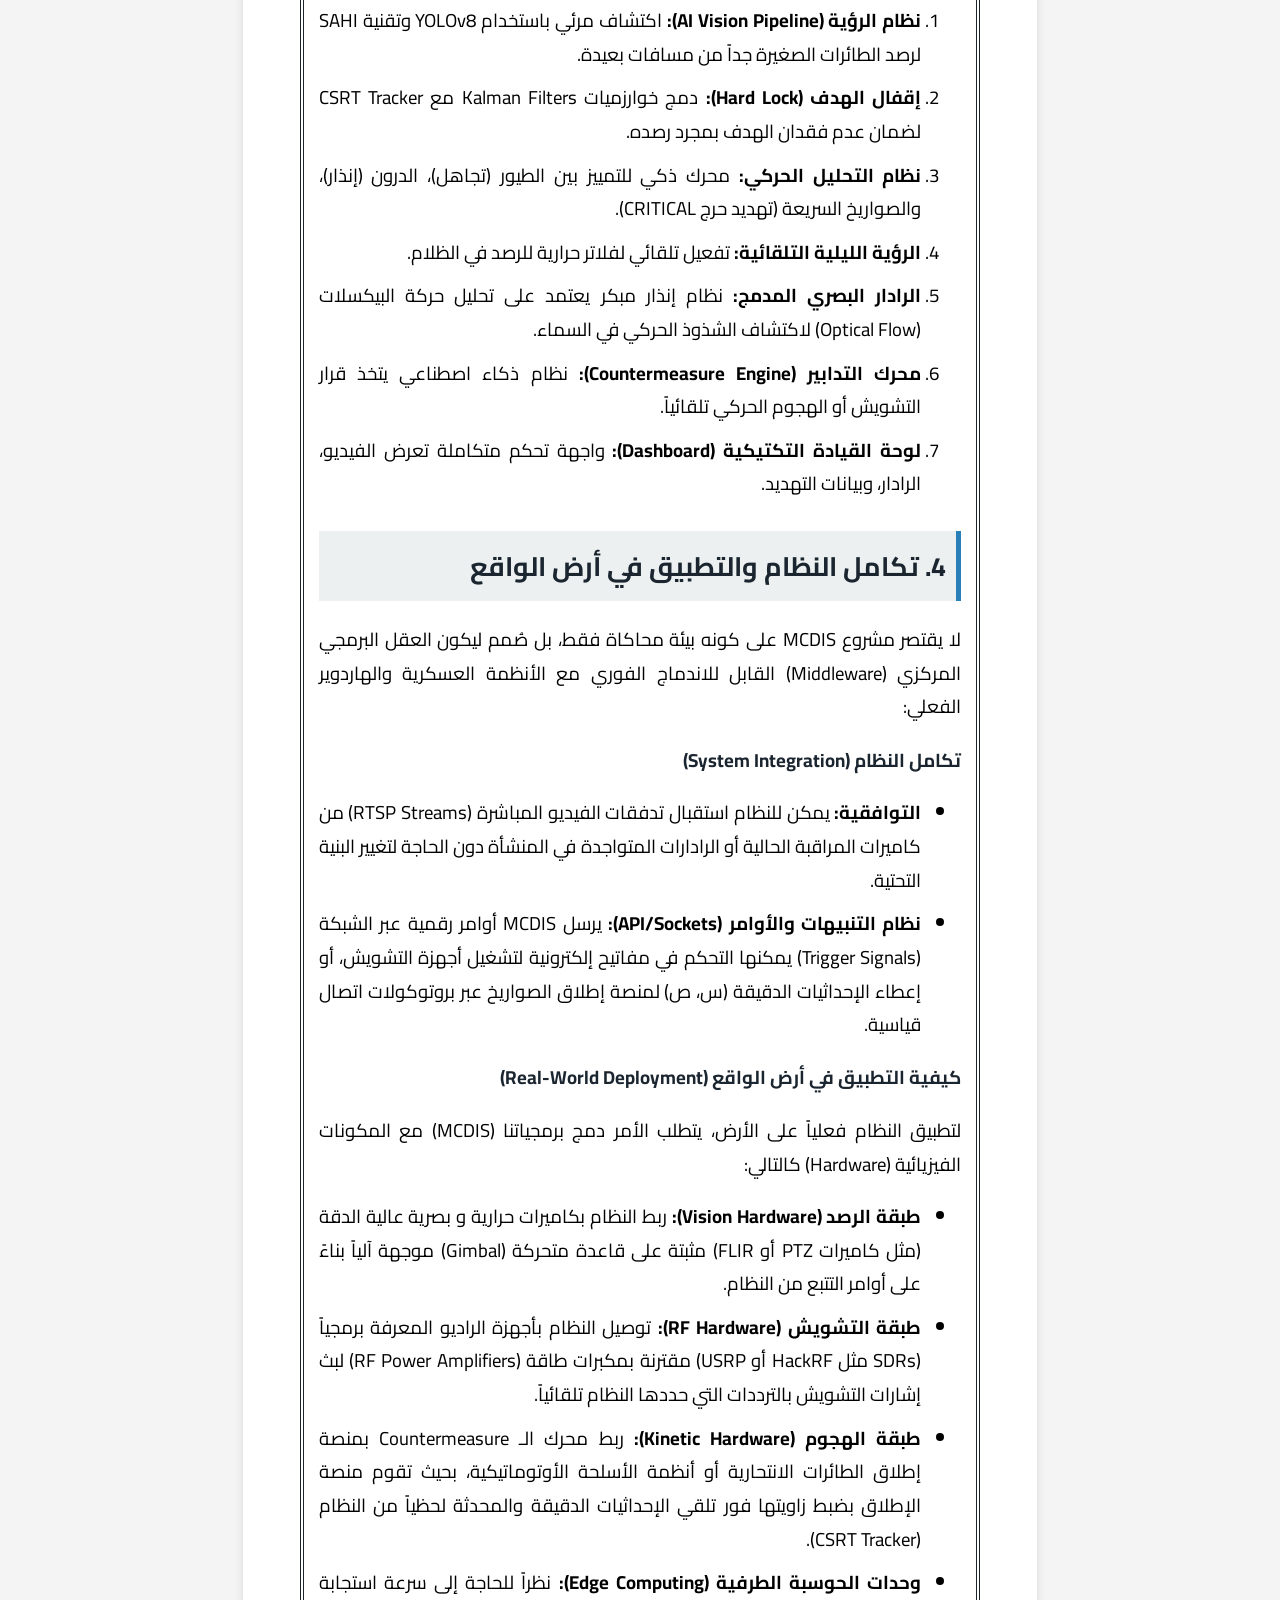
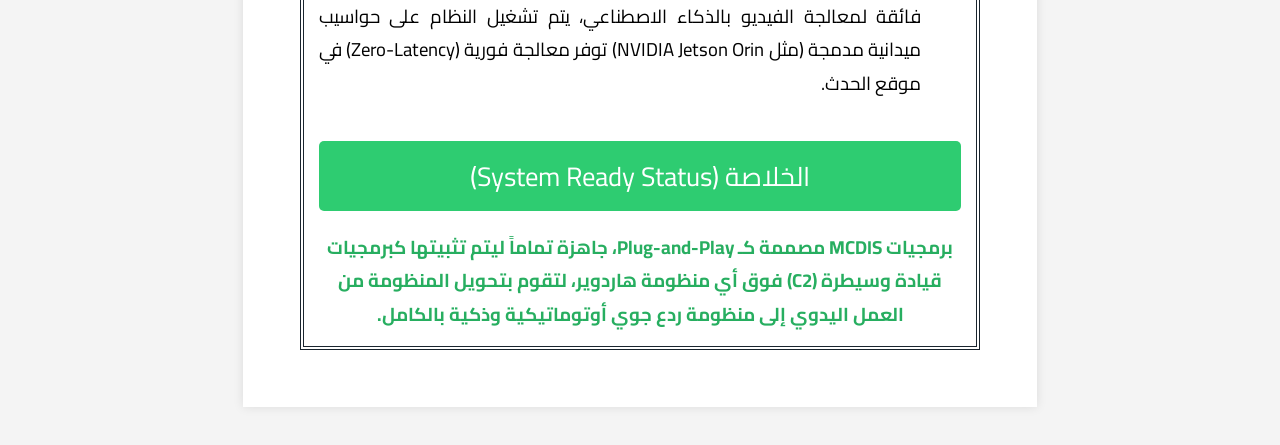
<file: docs/presentations/MCDIS_Report_AR_Print.html>
<!DOCTYPE html>
<html lang="ar" dir="rtl">
<head>
    <meta charset="UTF-8">
    <title>تقرير مشروع التخرج - MCDIS</title>
    <style>
        @import url('https://fonts.googleapis.com/css2?family=Cairo:wght@400;600;800&display=swap');
        
        @page {
            size: A4;
            margin: 0;
        }

        body {
            font-family: 'Cairo', sans-serif;
            margin: 0;
            padding: 0;
            background-color: #f4f4f4;
            color: #000;
        }

        .page {
            width: 210mm;
            min-height: 297mm;
            padding: 20mm;
            margin: 10mm auto;
            background: white;
            box-sizing: border-box;
            position: relative;
            page-break-after: auto;
            box-shadow: 0 0 10px rgba(0,0,0,0.1);
        }

        /* الإطار (Border) */
        .page::before {
            content: "";
            position: absolute;
            top: 15mm;
            left: 15mm;
            right: 15mm;
            bottom: 15mm;
            border: 4px double #1a252f;
            pointer-events: none;
        }

        .content {
            position: relative;
            z-index: 1;
            height: 100%;
        }

        h1, h2, h3 {
            color: #1a252f;
        }

        .cover-page {
            text-align: center;
            display: flex;
            flex-direction: column;
            justify-content: center;
            align-items: center;
            height: 250mm;
        }

        .cover-page h1 {
            font-size: 36pt;
            margin-bottom: 10px;
            color: #2c3e50;
        }

        .cover-page h2 {
            font-size: 24pt;
            color: #7f8c8d;
            margin-bottom: 50px;
        }

        .cover-page h3 {
            font-size: 18pt;
            margin-top: 100px;
        }

        .section-title {
            background-color: #ecf0f1;
            padding: 10px;
            border-right: 5px solid #2980b9;
            margin-top: 30px;
            font-size: 20pt;
            page-break-after: avoid;
        }

        .text-body {
            font-size: 14pt;
            line-height: 1.8;
            text-align: justify;
            margin-top: 20px;
        }

        ul, ol {
            font-size: 14pt;
            line-height: 1.8;
        }

        li {
            margin-bottom: 10px;
        }

        .highlight {
            font-weight: bold;
            color: #c0392b;
        }

        @media print {
            body { background: none; }
            .page {
                margin: 0;
                box-shadow: none;
                border: initial;
                border-radius: initial;
                width: initial;
                min-height: initial;
                page-break-after: always;
            }
        }
    </style>
</head>
<body>

    <!-- Cover Page -->
    <div class="page">
        <div class="content cover-page">
            <h1 style="color: #2c3e50; font-weight: 800;">تقرير المشروع التقني</h1>
            <h2>نظام الذكاء متعدد الوسائط لمكافحة الطائرات بدون طيار</h2>
            <div style="font-size: 20pt; font-weight: bold; color: #2980b9; margin-top: 20px;">(MCDIS)</div>
            <div style="font-size: 16pt; margin-top: 10px;">Multi-Modal Counter-Drone Intelligence System</div>
            
            <h3 style="margin-top: 150px;">إعداد</h3>
            <p style="font-size: 18pt; font-weight: bold;">فريق تطوير مشروع MCDIS</p>
            <p style="font-size: 14pt; margin-top: 50px;">2026</p>
        </div>
    </div>

    <!-- Page 2 -->
    <div class="page">
        <div class="content">
            <h2 class="section-title">1. مقدمة عن أنظمة مكافحة الطائرات بدون طيار</h2>
            <div class="text-body">
                مع الانتشار السريع للطائرات بدون طيار (UAVs) في الاستخدامات التجارية والعسكرية، تزايدت التهديدات الناتجة عنها بشكل غير مسبوق، سواء في التجسس، الهجمات، أو التهريب. تم تصميم أنظمة الـ (Anti-Drone) لاكتشاف، وتتبع، وتحديد، وتحييد هذه التهديدات. وتعتمد الأنظمة الحديثة على نهج متعدد الطبقات (Multi-Layered Approach) يدمج أجهزة استشعار مختلفة وأساليب دفاعية لضمان أمن المجال الجوي بشكل كامل.
            </div>

            <h2 class="section-title">2. الأنظمة الرئيسية المستخدمة لمواجهة التهديدات</h2>
            <div class="text-body">
                لحماية أي منشأة بالكامل، تنقسم استراتيجية مكافحة الطائرات بدون طيار إلى ثلاثة أنظمة أساسية متكاملة:
            </div>

            <h3>أولاً: نظام الهجوم والاعتراض (Attack System)</h3>
            <div class="text-body" style="margin-top:0;">
                يعتمد هذا النظام على التحييد الحركي أو المادي (Kinetic Hard-Kill) للدرون، ويستخدم بشكل أساسي <span class="highlight">نظام الرؤية البصرية الذكي (Visual Detector)</span>.
                <ul>
                    <li><strong>التتبع وتأكيد الهدف:</strong> يقوم النظام باكتشاف الدرون، وعمل "Lock" ثابت عليه، والاستمرار في تتبعه بدقة.</li>
                    <li><strong>آلية الاعتراض:</strong> بعد تحديد الهدف، يعطي النظام أمراً بالهجوم (إطلاق صاروخ موجه، أو إطلاق درون محملة بشبكة للقبض عليه، أو طائرة انتحارية للاصطدام به).</li>
                </ul>
            </div>

            <h3>ثانياً: نظام التشويش والحرب الإلكترونية (Jamming System)</h3>
            <div class="text-body" style="margin-top:0;">
                يقوم هذا النظام بالتحييد غير المادي عن طريق تعطيل اتصالات الدرون ونظام الملاحة على عدة مستويات:
                <ul>
                    <li><strong>المستوى الأول:</strong> التشويش على الاتصالات اللاسلكية المشفرة.</li>
                    <li><strong>المستوى الثاني:</strong> التشويش على ترددات 2.4GHz و 900MHz (التحكم RC).</li>
                    <li><strong>المستوى الثالث:</strong> التشويش على ترددات 5.8GHz أو 1.xGHz (نقل الفيديو).</li>
                    <li><strong>المستوى الرابع (الملاحة GPS):</strong>
                        <ul>
                            <li><strong>الدرون الذكية:</strong> يتم عمل (Overwrite) لإحداثيات الـ GPS، وسحب الدرون للهبوط في منطقة آمنة.</li>
                            <li><strong>درون הـ FPV/الانتحارية:</strong> نظراً لعدم احتوائها غالباً على GPS، نشوش على إشارة التحكم لتسقط فوراً.</li>
                            <li><span class="highlight">الدرونز السلكية (Fiber-Optic):</span> أحدث أنواع التهديدات، طائرات انتحارية متصلة بأسلاك فايبر لتجنب التشويش اللاسلكي. الحل الوحيد لتدميرها هو <strong>نظام الهجوم (الصاروخ)</strong>.</li>
                        </ul>
                    </li>
                </ul>
            </div>
            
            <h3>ثالثاً: نظام الرادار والإنذار المبكر (Radar System)</h3>
            <div class="text-body" style="margin-top:0;">
                يمثل خط الدفاع الأول والإنذار المبكر، حيث يوفر رصداً بعيد المدى ويوجه نظام الكاميرات (لعمل Lock بصري) ونظام التشويش نحو المنطقة المستهدفة فورياً.
            </div>
        </div>
    </div>

    <!-- Page 3 -->
    <div class="page">
        <div class="content">
            <h2 class="section-title">3. ما تم إنجازه في مشروعنا (نظام MCDIS)</h2>
            <div class="text-body">
                نجحنا في بناء نظام برمجي متكامل (MCDIS) يعمل كـ "العقل المدبر" (Command & Control) لهذه المنظومات:
                <ol>
                    <li><strong>نظام الرؤية (AI Vision Pipeline):</strong> اكتشاف مرئي باستخدام YOLOv8 وتقنية SAHI لرصد الطائرات الصغيرة جداً من مسافات بعيدة.</li>
                    <li><strong>إقفال الهدف (Hard Lock):</strong> دمج خوارزميات Kalman Filters مع CSRT Tracker لضمان عدم فقدان الهدف بمجرد رصده.</li>
                    <li><strong>نظام التحليل الحركي:</strong> محرك ذكي للتمييز بين الطيور (تجاهل)، الدرون (إنذار)، والصواريخ السريعة (تهديد حرج CRITICAL).</li>
                    <li><strong>الرؤية الليلية التلقائية:</strong> تفعيل تلقائي لفلاتر حرارية للرصد في الظلام.</li>
                    <li><strong>الرادار البصري المدمج:</strong> نظام إنذار مبكر يعتمد على تحليل حركة البيكسلات (Optical Flow) لاكتشاف الشذوذ الحركي في السماء.</li>
                    <li><strong>محرك التدابير (Countermeasure Engine):</strong> نظام ذكاء اصطناعي يتخذ قرار التشويش أو الهجوم الحركي تلقائياً.</li>
                    <li><strong>لوحة القيادة التكتيكية (Dashboard):</strong> واجهة تحكم متكاملة تعرض الفيديو، الرادار، وبيانات التهديد.</li>
                </ol>
            </div>

            <h2 class="section-title">4. تكامل النظام والتطبيق في أرض الواقع</h2>
            <div class="text-body">
                لا يقتصر مشروع MCDIS على كونه بيئة محاكاة فقط، بل صُمم ليكون العقل البرمجي المركزي (Middleware) القابل للاندماج الفوري مع الأنظمة العسكرية والهاردوير الفعلي:
            </div>
            
            <h3>تكامل النظام (System Integration)</h3>
            <div class="text-body" style="margin-top:0;">
                <ul>
                    <li><strong>التوافقية:</strong> يمكن للنظام استقبال تدفقات الفيديو المباشرة (RTSP Streams) من كاميرات المراقبة الحالية أو الرادارات المتواجدة في المنشأة دون الحاجة لتغيير البنية التحتية.</li>
                    <li><strong>نظام التنبيهات والأوامر (API/Sockets):</strong> يرسل MCDIS أوامر رقمية عبر الشبكة (Trigger Signals) يمكنها التحكم في مفاتيح إلكترونية لتشغيل أجهزة التشويش، أو إعطاء الإحداثيات الدقيقة (س، ص) لمنصة إطلاق الصواريخ عبر بروتوكولات اتصال قياسية.</li>
                </ul>
            </div>

            <h3>كيفية التطبيق في أرض الواقع (Real-World Deployment)</h3>
            <div class="text-body" style="margin-top:0;">
                لتطبيق النظام فعلياً على الأرض، يتطلب الأمر دمج برمجياتنا (MCDIS) مع المكونات الفيزيائية (Hardware) كالتالي:
                <ul>
                    <li><strong>طبقة الرصد (Vision Hardware):</strong> ربط النظام بكاميرات حرارية و بصرية عالية الدقة (مثل كاميرات PTZ أو FLIR) مثبتة على قاعدة متحركة (Gimbal) موجهة آلياً بناءً على أوامر التتبع من النظام.</li>
                    <li><strong>طبقة التشويش (RF Hardware):</strong> توصيل النظام بأجهزة الراديو المعرفة برمجياً (SDRs مثل HackRF أو USRP) مقترنة بمكبرات طاقة (RF Power Amplifiers) لبث إشارات التشويش بالترددات التي حددها النظام تلقائياً.</li>
                    <li><strong>طبقة الهجوم (Kinetic Hardware):</strong> ربط محرك الـ Countermeasure بمنصة إطلاق الطائرات الانتحارية أو أنظمة الأسلحة الأوتوماتيكية، بحيث تقوم منصة الإطلاق بضبط زاويتها فور تلقي الإحداثيات الدقيقة والمحدثة لحظياً من النظام (CSRT Tracker).</li>
                    <li><strong>وحدات الحوسبة الطرفية (Edge Computing):</strong> نظراً للحاجة إلى سرعة استجابة فائقة لمعالجة الفيديو بالذكاء الاصطناعي، يتم تشغيل النظام على حواسيب ميدانية مدمجة (مثل NVIDIA Jetson Orin) توفر معالجة فورية (Zero-Latency) في موقع الحدث.</li>
                </ul>
            </div>

            <div class="section-title" style="background-color: #2ecc71; color: white; border: none; text-align: center; margin-top: 40px; border-radius: 5px;">
                الخلاصة (System Ready Status)
            </div>
            <div class="text-body" style="text-align: center; font-weight: bold; color: #27ae60;">
                برمجيات MCDIS مصممة كـ Plug-and-Play، جاهزة تماماً ليتم تثبيتها كبرمجيات قيادة وسيطرة (C2) فوق أي منظومة هاردوير، لتقوم بتحويل المنظومة من العمل اليدوي إلى منظومة ردع جوي أوتوماتيكية وذكية بالكامل.
            </div>
        </div>
    </div>

</body>
</html>
</file>
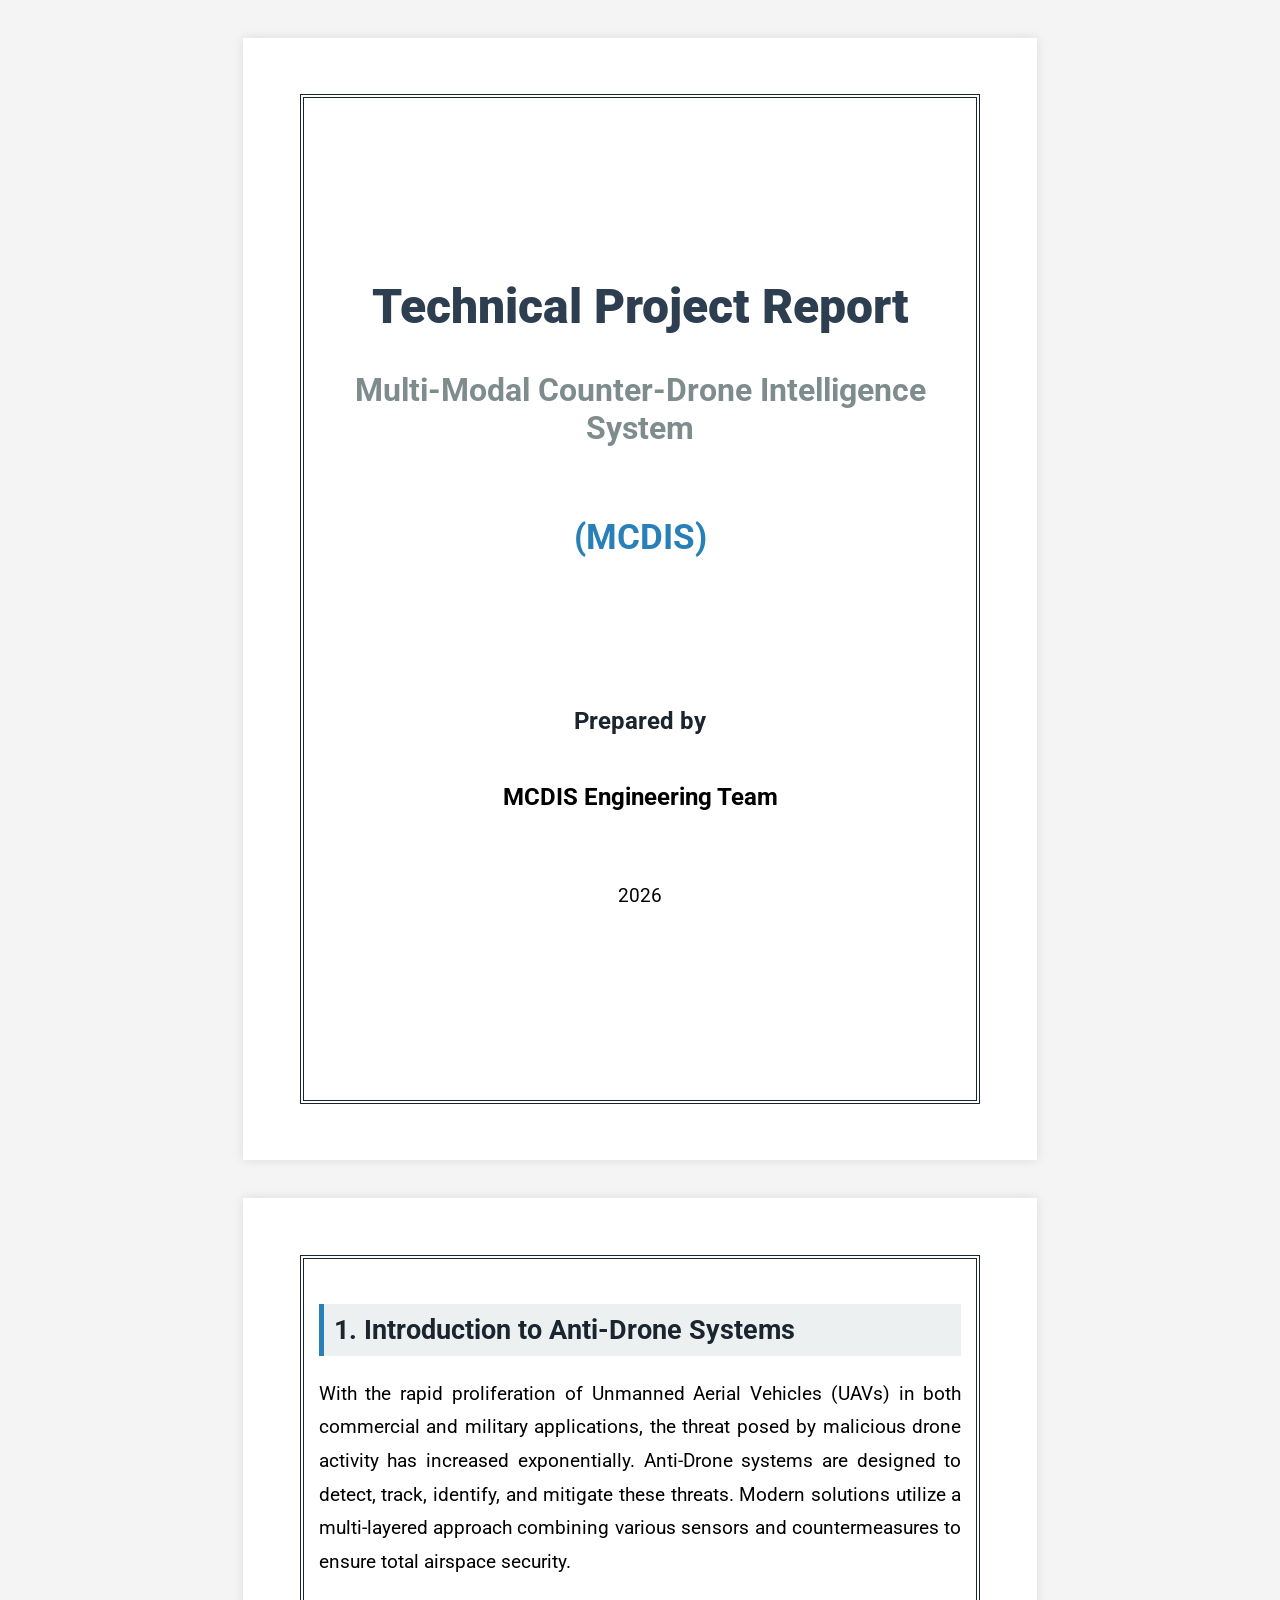
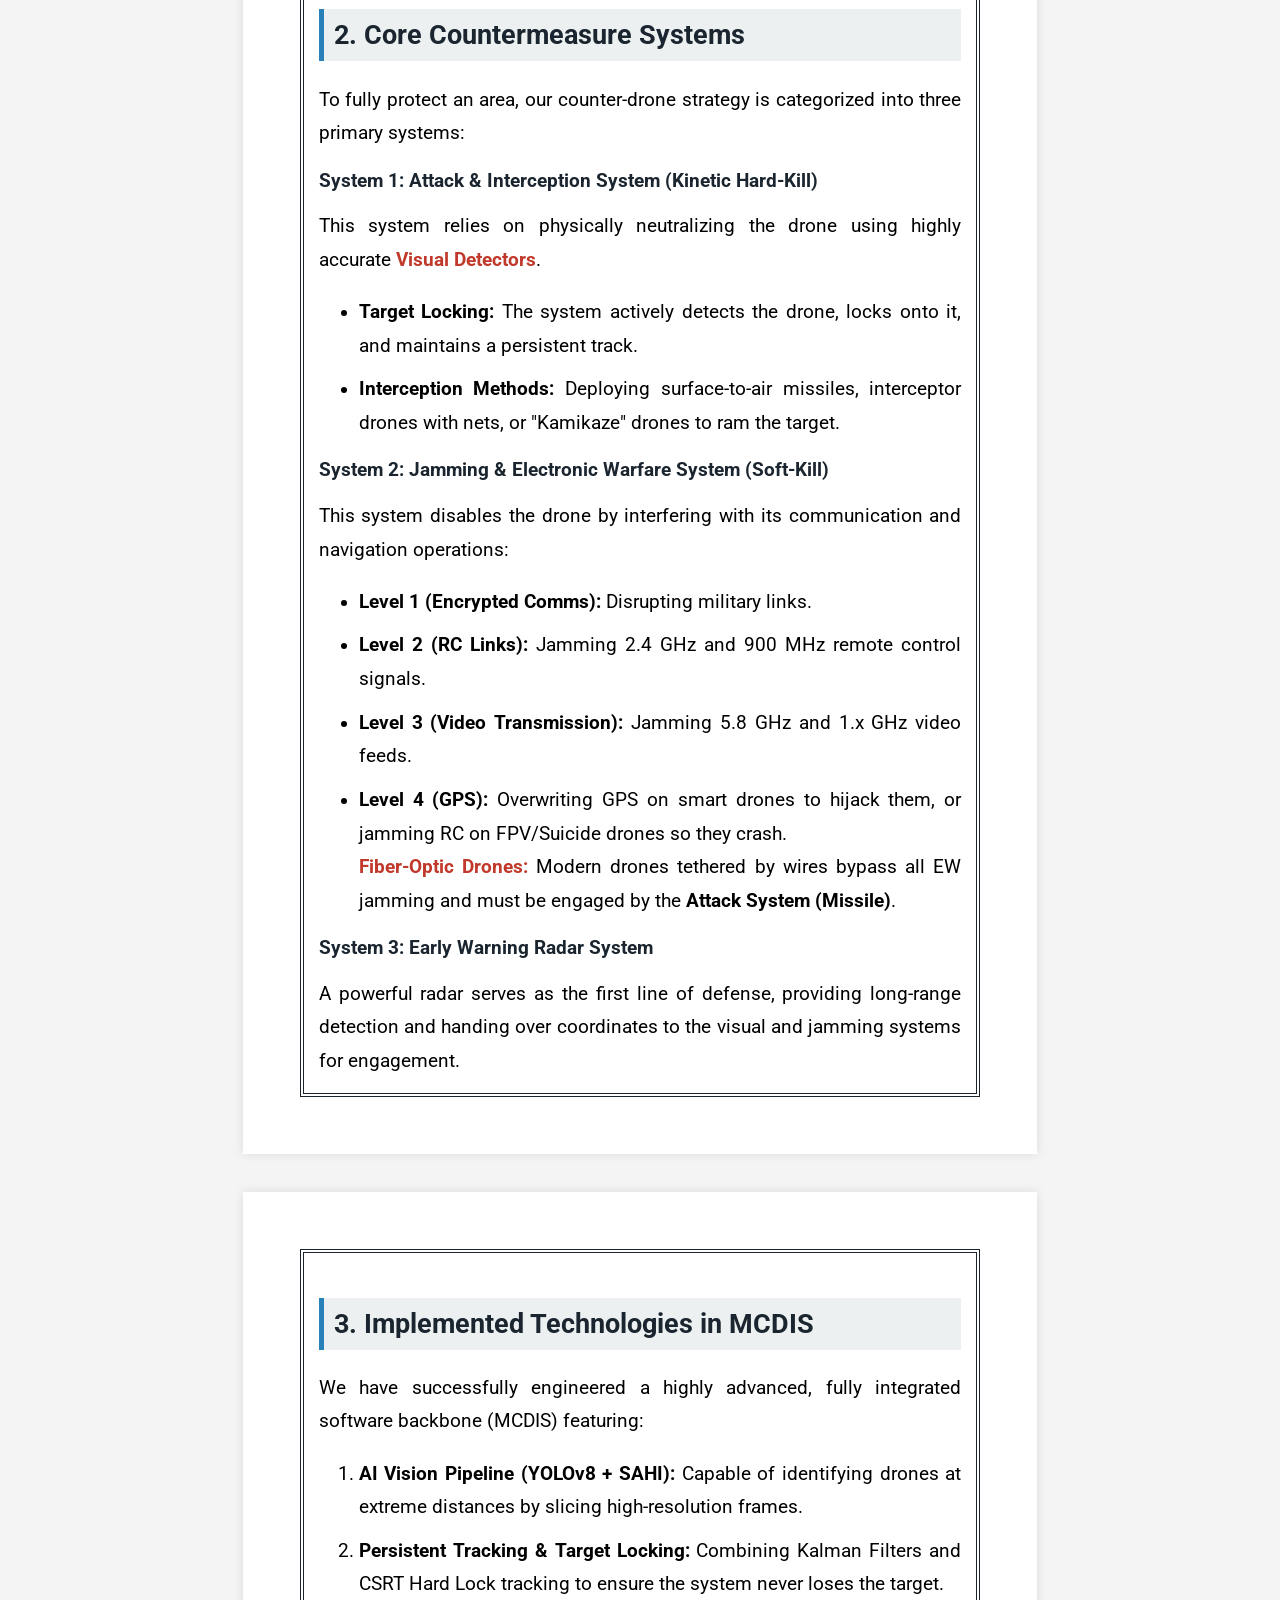
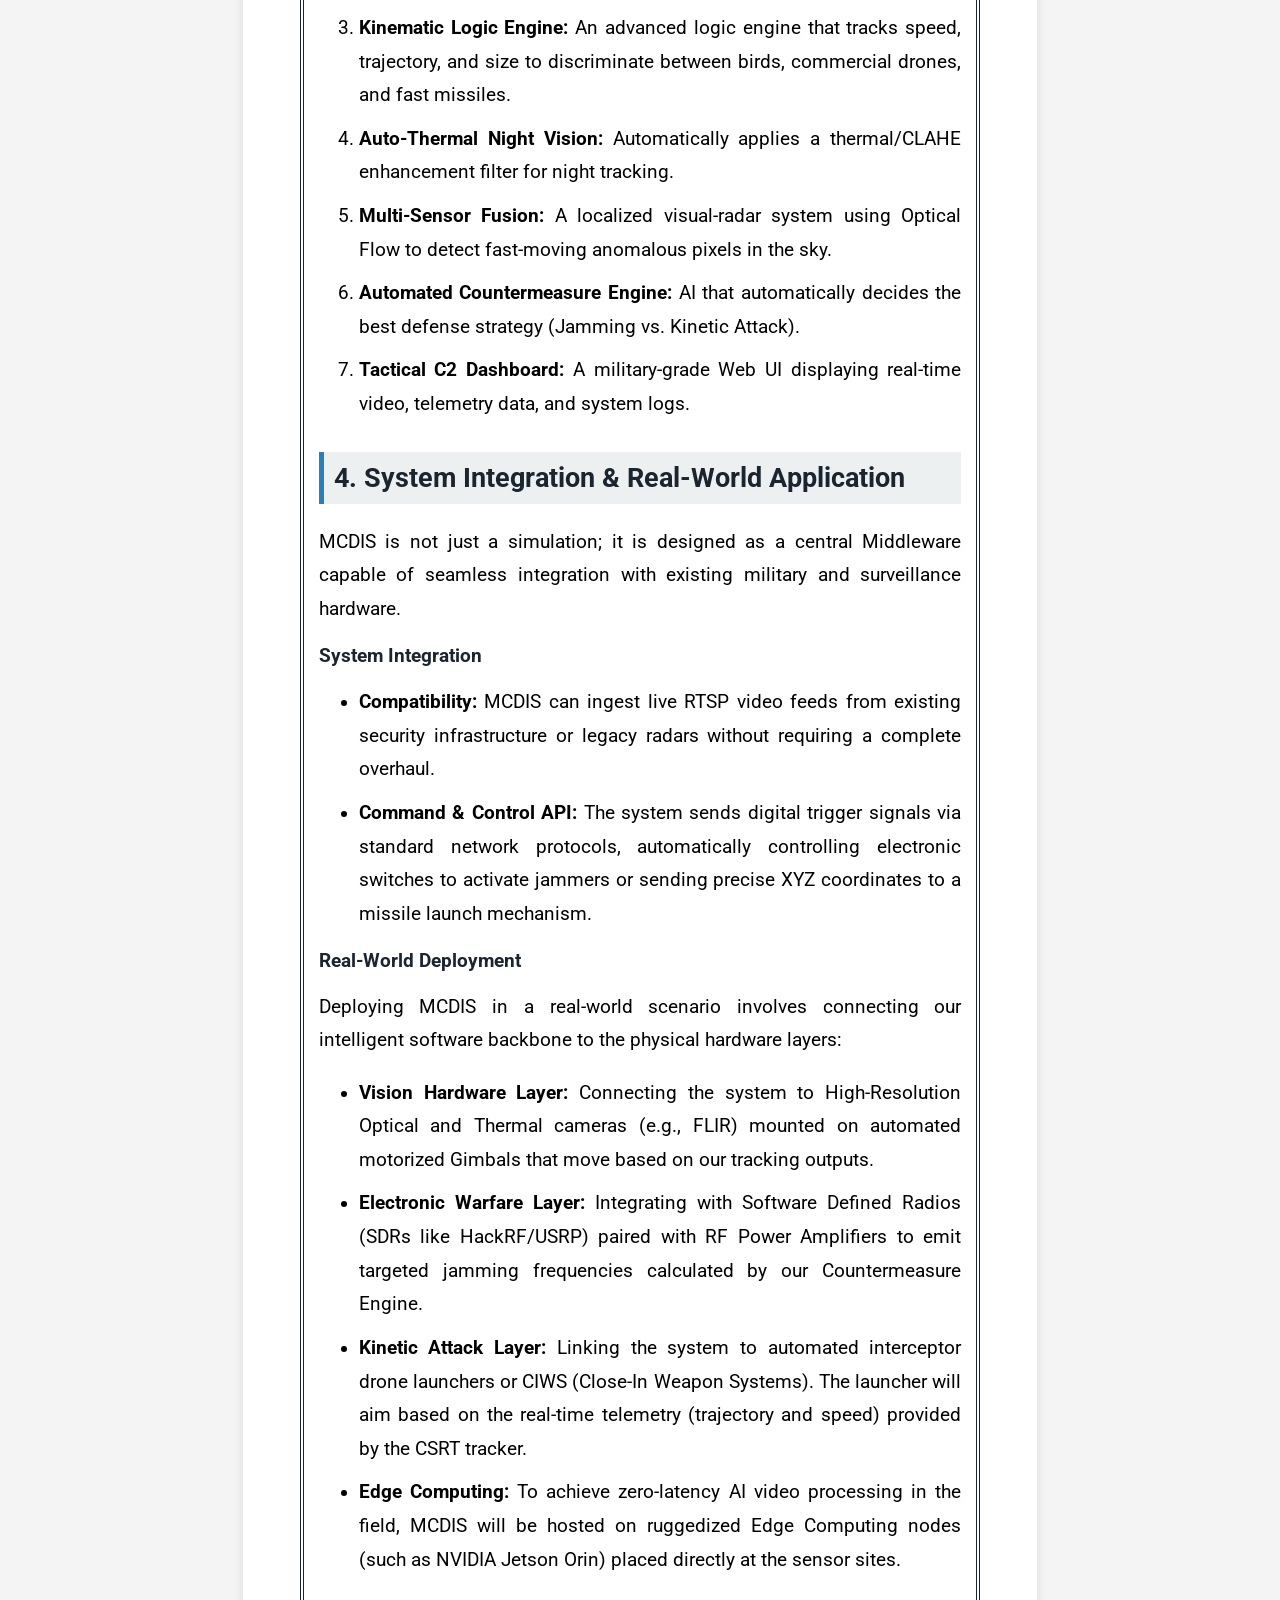
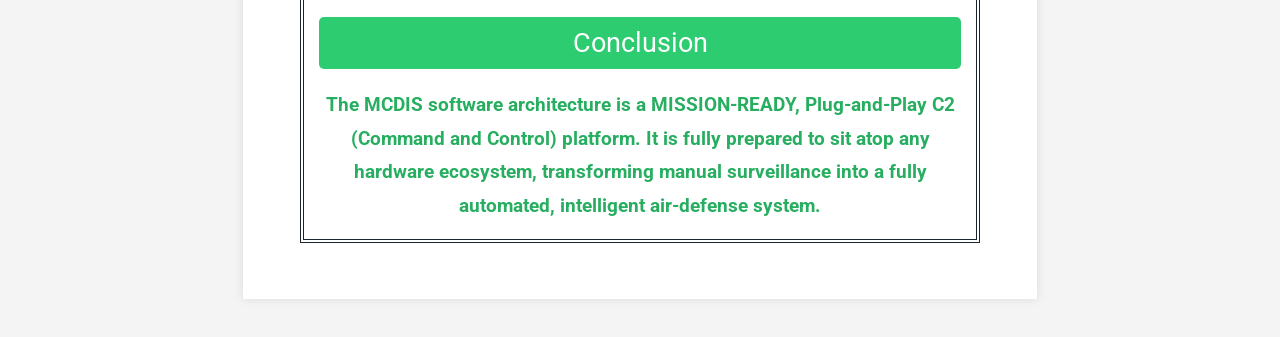
<file: docs/presentations/MCDIS_Report_EN_Print.html>
<!DOCTYPE html>
<html lang="en" dir="ltr">
<head>
    <meta charset="UTF-8">
    <title>MCDIS Project Report</title>
    <style>
        @import url('https://fonts.googleapis.com/css2?family=Roboto:wght@400;700;900&display=swap');
        
        @page {
            size: A4;
            margin: 0;
        }

        body {
            font-family: 'Roboto', sans-serif;
            margin: 0;
            padding: 0;
            background-color: #f4f4f4;
            color: #000;
        }

        .page {
            width: 210mm;
            min-height: 297mm;
            padding: 20mm;
            margin: 10mm auto;
            background: white;
            box-sizing: border-box;
            position: relative;
            page-break-after: auto;
            box-shadow: 0 0 10px rgba(0,0,0,0.1);
        }

        /* Border */
        .page::before {
            content: "";
            position: absolute;
            top: 15mm;
            left: 15mm;
            right: 15mm;
            bottom: 15mm;
            border: 4px double #1a252f;
            pointer-events: none;
        }

        .content {
            position: relative;
            z-index: 1;
            height: 100%;
        }

        h1, h2, h3 {
            color: #1a252f;
        }

        .cover-page {
            text-align: center;
            display: flex;
            flex-direction: column;
            justify-content: center;
            align-items: center;
            height: 250mm;
        }

        .cover-page h1 {
            font-size: 36pt;
            margin-bottom: 10px;
            color: #2c3e50;
        }

        .cover-page h2 {
            font-size: 24pt;
            color: #7f8c8d;
            margin-bottom: 50px;
        }

        .cover-page h3 {
            font-size: 18pt;
            margin-top: 100px;
        }

        .section-title {
            background-color: #ecf0f1;
            padding: 10px;
            border-left: 5px solid #2980b9;
            margin-top: 30px;
            font-size: 20pt;
            page-break-after: avoid;
        }

        .text-body {
            font-size: 14pt;
            line-height: 1.8;
            text-align: justify;
            margin-top: 20px;
        }

        ul, ol {
            font-size: 14pt;
            line-height: 1.8;
        }

        li {
            margin-bottom: 10px;
        }

        .highlight {
            font-weight: bold;
            color: #c0392b;
        }

        @media print {
            body { background: none; }
            .page {
                margin: 0;
                box-shadow: none;
                border: initial;
                border-radius: initial;
                width: initial;
                min-height: initial;
                page-break-after: always;
            }
        }
    </style>
</head>
<body>

    <!-- Cover Page -->
    <div class="page">
        <div class="content cover-page">
            <h1 style="color: #2c3e50; font-weight: 900;">Technical Project Report</h1>
            <h2>Multi-Modal Counter-Drone Intelligence System</h2>
            <div style="font-size: 26pt; font-weight: bold; color: #2980b9; margin-top: 20px;">(MCDIS)</div>
            
            <h3 style="margin-top: 150px;">Prepared by</h3>
            <p style="font-size: 18pt; font-weight: bold;">MCDIS Engineering Team</p>
            <p style="font-size: 14pt; margin-top: 50px;">2026</p>
        </div>
    </div>

    <!-- Page 2 -->
    <div class="page">
        <div class="content">
            <h2 class="section-title">1. Introduction to Anti-Drone Systems</h2>
            <div class="text-body">
                With the rapid proliferation of Unmanned Aerial Vehicles (UAVs) in both commercial and military applications, the threat posed by malicious drone activity has increased exponentially. Anti-Drone systems are designed to detect, track, identify, and mitigate these threats. Modern solutions utilize a multi-layered approach combining various sensors and countermeasures to ensure total airspace security.
            </div>

            <h2 class="section-title">2. Core Countermeasure Systems</h2>
            <div class="text-body">
                To fully protect an area, our counter-drone strategy is categorized into three primary systems:
            </div>

            <h3>System 1: Attack & Interception System (Kinetic Hard-Kill)</h3>
            <div class="text-body" style="margin-top:0;">
                This system relies on physically neutralizing the drone using highly accurate <span class="highlight">Visual Detectors</span>.
                <ul>
                    <li><strong>Target Locking:</strong> The system actively detects the drone, locks onto it, and maintains a persistent track.</li>
                    <li><strong>Interception Methods:</strong> Deploying surface-to-air missiles, interceptor drones with nets, or "Kamikaze" drones to ram the target.</li>
                </ul>
            </div>

            <h3>System 2: Jamming & Electronic Warfare System (Soft-Kill)</h3>
            <div class="text-body" style="margin-top:0;">
                This system disables the drone by interfering with its communication and navigation operations:
                <ul>
                    <li><strong>Level 1 (Encrypted Comms):</strong> Disrupting military links.</li>
                    <li><strong>Level 2 (RC Links):</strong> Jamming 2.4 GHz and 900 MHz remote control signals.</li>
                    <li><strong>Level 3 (Video Transmission):</strong> Jamming 5.8 GHz and 1.x GHz video feeds.</li>
                    <li><strong>Level 4 (GPS):</strong> Overwriting GPS on smart drones to hijack them, or jamming RC on FPV/Suicide drones so they crash. 
                    <br><span class="highlight">Fiber-Optic Drones:</span> Modern drones tethered by wires bypass all EW jamming and must be engaged by the <strong>Attack System (Missile)</strong>.</li>
                </ul>
            </div>

            <h3>System 3: Early Warning Radar System</h3>
            <div class="text-body" style="margin-top:0;">
                A powerful radar serves as the first line of defense, providing long-range detection and handing over coordinates to the visual and jamming systems for engagement.
            </div>
        </div>
    </div>

    <!-- Page 3 -->
    <div class="page">
        <div class="content">
            <h2 class="section-title">3. Implemented Technologies in MCDIS</h2>
            <div class="text-body">
                We have successfully engineered a highly advanced, fully integrated software backbone (MCDIS) featuring:
                <ol>
                    <li><strong>AI Vision Pipeline (YOLOv8 + SAHI):</strong> Capable of identifying drones at extreme distances by slicing high-resolution frames.</li>
                    <li><strong>Persistent Tracking & Target Locking:</strong> Combining Kalman Filters and CSRT Hard Lock tracking to ensure the system never loses the target.</li>
                    <li><strong>Kinematic Logic Engine:</strong> An advanced logic engine that tracks speed, trajectory, and size to discriminate between birds, commercial drones, and fast missiles.</li>
                    <li><strong>Auto-Thermal Night Vision:</strong> Automatically applies a thermal/CLAHE enhancement filter for night tracking.</li>
                    <li><strong>Multi-Sensor Fusion:</strong> A localized visual-radar system using Optical Flow to detect fast-moving anomalous pixels in the sky.</li>
                    <li><strong>Automated Countermeasure Engine:</strong> AI that automatically decides the best defense strategy (Jamming vs. Kinetic Attack).</li>
                    <li><strong>Tactical C2 Dashboard:</strong> A military-grade Web UI displaying real-time video, telemetry data, and system logs.</li>
                </ol>
            </div>

            <h2 class="section-title">4. System Integration & Real-World Application</h2>
            <div class="text-body">
                MCDIS is not just a simulation; it is designed as a central Middleware capable of seamless integration with existing military and surveillance hardware.
            </div>
            
            <h3>System Integration</h3>
            <div class="text-body" style="margin-top:0;">
                <ul>
                    <li><strong>Compatibility:</strong> MCDIS can ingest live RTSP video feeds from existing security infrastructure or legacy radars without requiring a complete overhaul.</li>
                    <li><strong>Command & Control API:</strong> The system sends digital trigger signals via standard network protocols, automatically controlling electronic switches to activate jammers or sending precise XYZ coordinates to a missile launch mechanism.</li>
                </ul>
            </div>

            <h3>Real-World Deployment</h3>
            <div class="text-body" style="margin-top:0;">
                Deploying MCDIS in a real-world scenario involves connecting our intelligent software backbone to the physical hardware layers:
                <ul>
                    <li><strong>Vision Hardware Layer:</strong> Connecting the system to High-Resolution Optical and Thermal cameras (e.g., FLIR) mounted on automated motorized Gimbals that move based on our tracking outputs.</li>
                    <li><strong>Electronic Warfare Layer:</strong> Integrating with Software Defined Radios (SDRs like HackRF/USRP) paired with RF Power Amplifiers to emit targeted jamming frequencies calculated by our Countermeasure Engine.</li>
                    <li><strong>Kinetic Attack Layer:</strong> Linking the system to automated interceptor drone launchers or CIWS (Close-In Weapon Systems). The launcher will aim based on the real-time telemetry (trajectory and speed) provided by the CSRT tracker.</li>
                    <li><strong>Edge Computing:</strong> To achieve zero-latency AI video processing in the field, MCDIS will be hosted on ruggedized Edge Computing nodes (such as NVIDIA Jetson Orin) placed directly at the sensor sites.</li>
                </ul>
            </div>

            <div class="section-title" style="background-color: #2ecc71; color: white; border: none; text-align: center; margin-top: 40px; border-radius: 5px;">
                Conclusion
            </div>
            <div class="text-body" style="text-align: center; font-weight: bold; color: #27ae60;">
                The MCDIS software architecture is a MISSION-READY, Plug-and-Play C2 (Command and Control) platform. It is fully prepared to sit atop any hardware ecosystem, transforming manual surveillance into a fully automated, intelligent air-defense system.
            </div>
        </div>
    </div>

</body>
</html>
</file>
